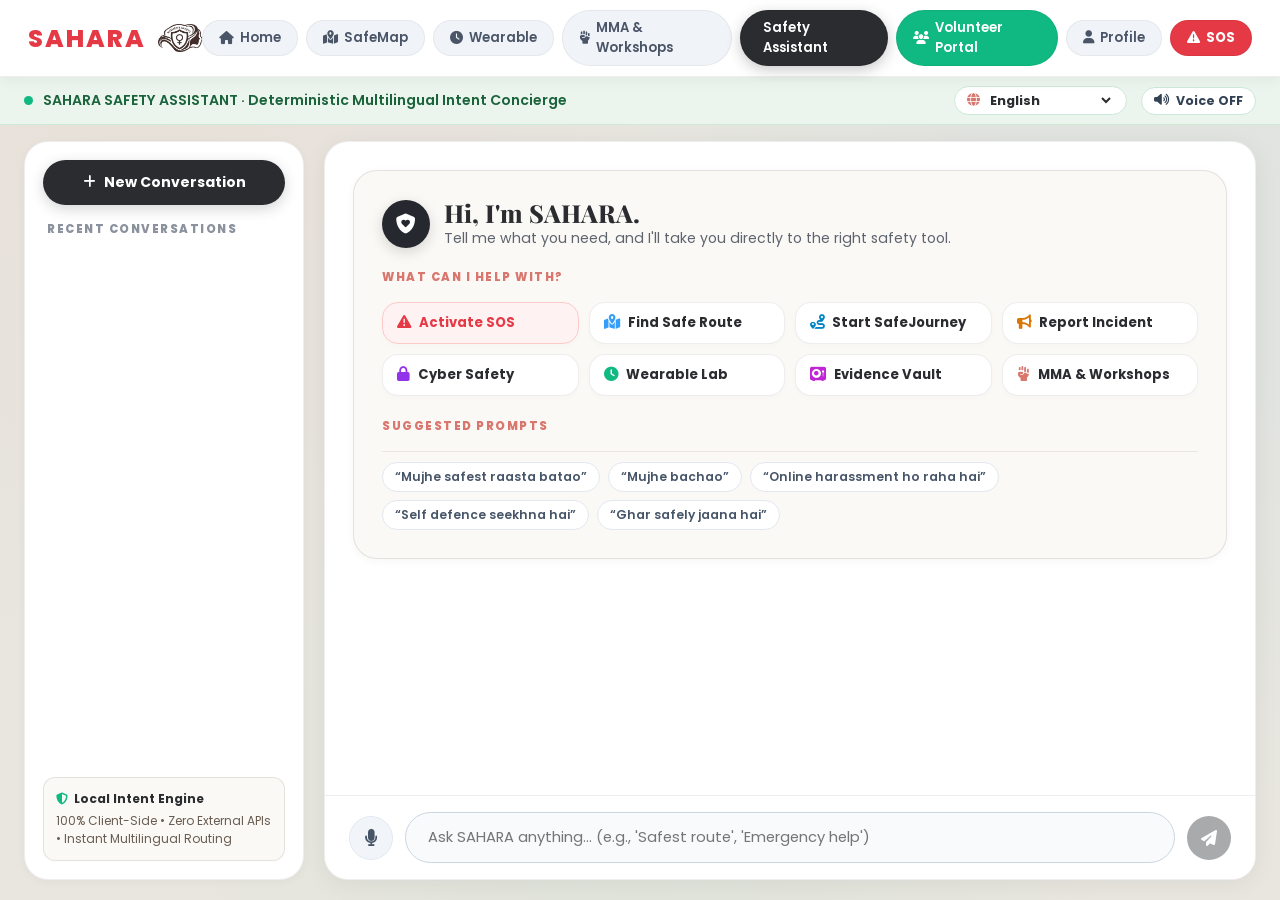
<file: chatbot.html>
<!DOCTYPE html>
<html lang="en">
<head>
  <meta charset="UTF-8" />
  <meta name="viewport" content="width=device-width, initial-scale=1.0" />
  <title>SAHARA — Safety Assistant</title>
  <link rel="shortcut icon" href="ambulance.png" type="image/x-icon" />

  <!-- Preconnect & Fonts Matching SAHARA Ecosystem -->
  <link rel="preconnect" href="https://fonts.googleapis.com" />
  <link rel="preconnect" href="https://fonts.gstatic.com" crossorigin />
  <link href="https://fonts.googleapis.com/css2?family=Cormorant+Garamond:ital,wght@0,600;0,700;1,600&family=JetBrains+Mono:wght@400;600;700&family=Playfair+Display:ital,wght@0,600;0,700;0,800;1,600&family=Poppins:wght@300;400;500;600;700;800&family=Syne:wght@600;700;800&display=swap" rel="stylesheet" />

  <!-- FontAwesome 6.5.2 -->
  <link rel="stylesheet" href="https://cdnjs.cloudflare.com/ajax/libs/font-awesome/6.5.2/css/all.min.css" />

  <style>
    /* ==========================================================================
       SAHARA DESIGN SYSTEM (MATCHING sos-emergency.html & mma.html)
       ========================================================================== */
    :root {
      --sahara-bg: #e8e6df;
      --sahara-card: #ffffff;
      --sahara-text: #2a2c30;
      --sahara-muted: #5e646e;
      --sahara-light-muted: #8b929d;

      --sahara-red: #e63946;
      --sahara-red-hover: #c1121f;
      --sahara-red-soft: #fef2f2;
      --sahara-red-border: #fecaca;

      --sahara-blue: #369ef9;
      --sahara-blue-hover: #2563eb;
      --sahara-blue-soft: #e7f3fe;
      --sahara-blue-border: #c4d7ff;

      --sahara-green: #10b981;
      --sahara-green-hover: #059669;
      --sahara-green-soft: #e8f5e9;
      --sahara-green-border: #c8e6c9;

      --sahara-amber: #d97706;
      --sahara-amber-soft: #fef3c7;

      --sahara-rose: #d9776f;
      --sahara-rose-soft: #fdf2f0;

      --sahara-border: rgba(42, 44, 48, 0.08);
      --sahara-border-strong: rgba(42, 44, 48, 0.15);
      --sahara-shadow-sm: 0 2px 10px rgba(0, 0, 0, 0.04);
      --sahara-shadow-md: 0 4px 25px rgba(0, 0, 0, 0.06);
      --sahara-shadow-lg: 0 14px 40px rgba(0, 0, 0, 0.09);

      --sahara-radius-sm: 10px;
      --sahara-radius-md: 16px;
      --sahara-radius-lg: 24px;
      --sahara-radius-pill: 9999px;

      --font-display: 'TAN Astoria', 'Playfair Display', 'Cormorant Garamond', 'Georgia', serif;
      --font-body: 'Poppins', sans-serif;
      --font-mono: 'JetBrains Mono', monospace;
    }

    * {
      margin: 0;
      padding: 0;
      box-sizing: border-box;
      font-family: var(--font-body);
    }

    body {
      background-color: var(--sahara-bg);
      color: var(--sahara-text);
      height: 100vh;
      display: flex;
      flex-direction: column;
      overflow: hidden;
      background-image:
        radial-gradient(circle at 12% 15%, rgba(217, 119, 111, 0.05) 0%, transparent 40%),
        radial-gradient(circle at 88% 30%, rgba(54, 158, 249, 0.05) 0%, transparent 45%),
        radial-gradient(circle at 50% 85%, rgba(16, 185, 129, 0.04) 0%, transparent 50%);
      background-attachment: fixed;
    }

    a {
      color: inherit;
      text-decoration: none;
    }

    button {
      font-family: var(--font-body);
      border: none;
      background: none;
      cursor: pointer;
    }

    /* ─── Top Brand Header (Matched to sos-emergency.html) ─── */
    .top-navbar-card {
      background: var(--sahara-card);
      box-shadow: 0 2px 15px rgba(0, 0, 0, 0.06);
      padding: 10px 28px;
      display: flex;
      justify-content: space-between;
      align-items: center;
      position: relative;
      z-index: 1000;
      border-bottom: 1px solid var(--sahara-border);
      flex-shrink: 0;
    }

    .brand-box {
      display: flex;
      align-items: center;
      gap: 12px;
      text-decoration: none;
    }

    .brand-letters {
      display: flex;
      font-weight: 800;
      font-size: 1.55rem;
      letter-spacing: 2px;
    }

    .brand-letters .red {
      color: var(--sahara-red);
    }

    .nav-pill-links {
      display: flex;
      align-items: center;
      gap: 8px;
      list-style: none;
    }

    .nav-pill-btn {
      display: flex;
      align-items: center;
      gap: 6px;
      padding: 7px 16px;
      border-radius: var(--sahara-radius-pill);
      background: #f0f4f8;
      color: #4a5568;
      font-size: 0.82rem;
      font-weight: 600;
      text-decoration: none;
      transition: all 0.25s ease;
      border: 1px solid rgba(0, 0, 0, 0.05);
    }

    .nav-pill-btn:hover {
      background: var(--sahara-blue);
      color: #ffffff;
      transform: translateY(-1px);
    }

    .nav-pill-btn.active {
      background: var(--sahara-text);
      color: #ffffff;
      box-shadow: 0 4px 14px rgba(42, 44, 48, 0.25);
    }

    .nav-pill-btn.primary-vol {
      background: var(--sahara-green);
      color: #ffffff;
    }

    .nav-pill-btn.primary-vol:hover {
      background: var(--sahara-green-hover);
      box-shadow: 0 4px 14px rgba(16, 185, 129, 0.35);
    }

    .nav-pill-btn.danger-sos {
      background: var(--sahara-red);
      color: #ffffff;
      font-weight: 700;
      animation: alertPulseBtn 2.4s infinite ease-in-out;
    }

    .nav-pill-btn.danger-sos:hover {
      background: var(--sahara-red-hover);
      box-shadow: 0 4px 16px rgba(230, 57, 70, 0.45);
    }

    @keyframes alertPulseBtn {
      0%, 100% { box-shadow: 0 0 0 0 rgba(230, 57, 70, 0.4); }
      50% { box-shadow: 0 0 0 6px rgba(230, 57, 70, 0); }
    }

    /* ─── Status / Concierge Banner Bar ─── */
    .assistant-status-bar {
      padding: 9px 24px;
      display: flex;
      align-items: center;
      justify-content: space-between;
      gap: 12px;
      font-size: 0.88rem;
      font-weight: 600;
      background: #ebf5ee;
      color: #1b633b;
      border-bottom: 1px solid #cce8d6;
      flex-shrink: 0;
    }

    .status-left {
      display: flex;
      align-items: center;
      gap: 10px;
    }

    .pulse-beacon {
      width: 9px;
      height: 9px;
      border-radius: 50%;
      background: var(--sahara-green);
      display: inline-block;
      animation: pulseDot 1.6s infinite;
      flex-shrink: 0;
    }

    @keyframes pulseDot {
      0%, 100% { transform: scale(1); opacity: 1; }
      50% { transform: scale(1.6); opacity: 0.35; }
    }

    /* Language Selector & Controls */
    .status-controls {
      display: flex;
      align-items: center;
      gap: 14px;
    }

    .lang-select-wrapper {
      display: flex;
      align-items: center;
      gap: 6px;
      background: #ffffff;
      padding: 4px 12px;
      border-radius: var(--sahara-radius-pill);
      border: 1px solid #cce8d6;
      font-size: 0.8rem;
      color: var(--sahara-text);
      font-weight: 700;
    }

    .lang-select-wrapper select {
      border: none;
      background: transparent;
      outline: none;
      font-size: 0.8rem;
      font-weight: 700;
      color: var(--sahara-text);
      cursor: pointer;
    }

    .voice-toggle-btn {
      display: flex;
      align-items: center;
      gap: 6px;
      background: #ffffff;
      padding: 4px 12px;
      border-radius: var(--sahara-radius-pill);
      border: 1px solid #cce8d6;
      font-size: 0.78rem;
      font-weight: 700;
      color: #334155;
      cursor: pointer;
      transition: all 0.2s ease;
    }

    .voice-toggle-btn.active {
      background: #1b633b;
      color: #ffffff;
      border-color: #1b633b;
    }

    /* ==========================================================================
       CHATBOT MAIN LAYOUT
       ========================================================================== */
    .chatbot-app-container {
      flex: 1;
      display: grid;
      grid-template-columns: 280px 1fr;
      max-width: 1400px;
      width: 100%;
      margin: 0 auto;
      padding: 16px 24px 20px;
      gap: 20px;
      min-height: 0; /* important for flex/grid scroll child */
    }

    /* ─── Left Sidebar (History & Prompts) ─── */
    .chat-sidebar {
      background: var(--sahara-card);
      border-radius: var(--sahara-radius-lg);
      border: 1px solid var(--sahara-border);
      box-shadow: var(--sahara-shadow-sm);
      display: flex;
      flex-direction: column;
      padding: 18px;
      gap: 16px;
      min-height: 0;
      overflow: hidden;
    }

    .new-chat-btn {
      width: 100%;
      padding: 12px 18px;
      border-radius: var(--sahara-radius-pill);
      background: var(--sahara-text);
      color: #ffffff;
      font-weight: 700;
      font-size: 0.88rem;
      display: flex;
      align-items: center;
      justify-content: center;
      gap: 8px;
      box-shadow: 0 4px 14px rgba(42, 44, 48, 0.2);
      transition: all 0.2s ease;
    }

    .new-chat-btn:hover {
      background: #18191c;
      transform: translateY(-1px);
    }

    .sidebar-section-title {
      font-size: 0.72rem;
      font-weight: 800;
      letter-spacing: 1.5px;
      text-transform: uppercase;
      color: var(--sahara-light-muted);
      padding: 0 4px;
    }

    .history-list {
      flex: 1;
      overflow-y: auto;
      display: flex;
      flex-direction: column;
      gap: 6px;
      padding-right: 4px;
    }

    .history-item {
      padding: 10px 14px;
      border-radius: 12px;
      background: #f8fafc;
      border: 1px solid #f1f5f9;
      font-size: 0.82rem;
      font-weight: 600;
      color: #475569;
      cursor: pointer;
      display: flex;
      align-items: center;
      gap: 10px;
      transition: all 0.2s ease;
      white-space: nowrap;
      overflow: hidden;
      text-overflow: ellipsis;
    }

    .history-item:hover {
      background: #e2e8f0;
      color: var(--sahara-text);
      border-color: #cbd5e1;
    }

    .history-item.active {
      background: var(--sahara-blue-soft);
      color: var(--sahara-blue-hover);
      border-color: var(--sahara-blue-border);
    }

    .history-item i {
      font-size: 0.85rem;
      color: var(--sahara-light-muted);
      flex-shrink: 0;
    }

    .history-empty {
      font-size: 0.8rem;
      color: var(--sahara-light-muted);
      padding: 12px;
      text-align: center;
      font-style: italic;
    }

    .sidebar-system-badge {
      background: #fbf9f6;
      border: 1px solid rgba(105, 93, 82, 0.15);
      border-radius: 12px;
      padding: 12px;
      font-size: 0.75rem;
      color: #695d52;
      display: flex;
      flex-direction: column;
      gap: 4px;
    }

    .sidebar-system-badge strong {
      display: flex;
      align-items: center;
      gap: 6px;
      color: var(--sahara-text);
    }

    /* ─── Main Chat Stage ─── */
    .chat-main-card {
      background: var(--sahara-card);
      border-radius: var(--sahara-radius-lg);
      border: 1px solid var(--sahara-border);
      box-shadow: var(--sahara-shadow-md);
      display: flex;
      flex-direction: column;
      min-height: 0;
      overflow: hidden;
      position: relative;
    }

    /* Chat Messages Container */
    .chat-messages-viewport {
      flex: 1;
      overflow-y: auto;
      padding: 28px;
      display: flex;
      flex-direction: column;
      gap: 20px;
      scroll-behavior: smooth;
    }

    /* Welcome / Concierge Hero Card */
    .chat-welcome-card {
      background: #fbf9f6;
      border-radius: var(--sahara-radius-lg);
      border: 1px solid rgba(105, 93, 82, 0.15);
      padding: 28px;
      display: flex;
      flex-direction: column;
      gap: 16px;
      box-shadow: var(--sahara-shadow-sm);
    }

    .welcome-header {
      display: flex;
      align-items: center;
      gap: 14px;
    }

    .sahara-avatar-large {
      width: 48px;
      height: 48px;
      border-radius: 50%;
      background: #25282e;
      color: #ffffff;
      display: flex;
      align-items: center;
      justify-content: center;
      font-size: 1.25rem;
      box-shadow: 0 4px 14px rgba(0, 0, 0, 0.15);
      flex-shrink: 0;
    }

    .welcome-title-box h2 {
      font-family: var(--font-display);
      font-size: 1.55rem;
      font-weight: 800;
      color: var(--sahara-text);
      line-height: 1.15;
    }

    .welcome-title-box p {
      font-size: 0.88rem;
      color: var(--sahara-muted);
    }

    .quick-actions-title {
      font-size: 0.72rem;
      font-weight: 800;
      letter-spacing: 1.5px;
      text-transform: uppercase;
      color: var(--sahara-rose);
      margin-top: 4px;
    }

    .quick-actions-grid {
      display: grid;
      grid-template-columns: repeat(auto-fill, minmax(160px, 1fr));
      gap: 10px;
    }

    .quick-chip {
      padding: 10px 14px;
      border-radius: var(--sahara-radius-md);
      background: #ffffff;
      border: 1px solid var(--sahara-border);
      font-size: 0.82rem;
      font-weight: 700;
      color: var(--sahara-text);
      display: flex;
      align-items: center;
      gap: 8px;
      cursor: pointer;
      transition: all 0.2s ease;
      box-shadow: 0 2px 6px rgba(0, 0, 0, 0.02);
    }

    .quick-chip:hover {
      background: #f8fafc;
      border-color: var(--sahara-text);
      transform: translateY(-2px);
      box-shadow: var(--sahara-shadow-sm);
    }

    .quick-chip.sos {
      background: #fef2f2;
      border-color: #fecaca;
      color: var(--sahara-red);
    }

    .quick-chip.sos:hover {
      background: var(--sahara-red);
      color: #ffffff;
    }

    .quick-chip i {
      font-size: 0.9rem;
    }

    .suggested-prompts-row {
      display: flex;
      flex-wrap: wrap;
      gap: 8px;
      padding-top: 10px;
      border-top: 1px solid rgba(105, 93, 82, 0.12);
    }

    .prompt-bubble {
      font-size: 0.76rem;
      font-weight: 600;
      color: #475569;
      background: #ffffff;
      border: 1px solid #e2e8f0;
      border-radius: var(--sahara-radius-pill);
      padding: 5px 12px;
      cursor: pointer;
      transition: all 0.2s ease;
    }

    .prompt-bubble:hover {
      background: var(--sahara-blue-soft);
      border-color: var(--sahara-blue-border);
      color: var(--sahara-blue-hover);
    }

    /* ─── Message Rows ─── */
    .message-row {
      display: flex;
      gap: 12px;
      max-width: 88%;
      animation: msgFadeIn 0.25s ease;
    }

    @keyframes msgFadeIn {
      from { opacity: 0; transform: translateY(8px); }
      to { opacity: 1; transform: translateY(0); }
    }

    .message-row.user {
      align-self: flex-end;
      flex-direction: row-reverse;
    }

    .message-row.assistant {
      align-self: flex-start;
    }

    .msg-avatar {
      width: 36px;
      height: 36px;
      border-radius: 50%;
      display: flex;
      align-items: center;
      justify-content: center;
      font-size: 0.85rem;
      flex-shrink: 0;
      margin-top: 2px;
    }

    .msg-avatar.assistant {
      background: #25282e;
      color: #ffffff;
    }

    .msg-avatar.user {
      background: var(--sahara-blue);
      color: #ffffff;
    }

    .msg-bubble-wrapper {
      display: flex;
      flex-direction: column;
      gap: 6px;
    }

    .msg-bubble {
      padding: 14px 18px;
      border-radius: 18px;
      font-size: 0.92rem;
      line-height: 1.55;
      box-shadow: var(--sahara-shadow-sm);
    }

    .message-row.user .msg-bubble {
      background: var(--sahara-text);
      color: #ffffff;
      border-bottom-right-radius: 4px;
    }

    .message-row.assistant .msg-bubble {
      background: #fbf9f6;
      color: var(--sahara-text);
      border: 1px solid rgba(105, 93, 82, 0.15);
      border-bottom-left-radius: 4px;
    }

    .msg-meta-row {
      display: flex;
      align-items: center;
      gap: 10px;
      font-size: 0.7rem;
      color: var(--sahara-light-muted);
      padding: 0 4px;
    }

    .message-row.user .msg-meta-row {
      justify-content: flex-end;
    }

    .speak-btn {
      color: var(--sahara-light-muted);
      font-size: 0.78rem;
      transition: color 0.2s;
    }

    .speak-btn:hover {
      color: var(--sahara-text);
    }

    /* ─── Action Cards (Rendered inside Assistant Response) ─── */
    .intent-action-card {
      background: #ffffff;
      border-radius: var(--sahara-radius-md);
      border: 1px solid var(--sahara-border);
      padding: 18px;
      margin-top: 10px;
      box-shadow: var(--sahara-shadow-sm);
      display: flex;
      flex-direction: column;
      gap: 10px;
      border-left: 4px solid var(--sahara-blue);
    }

    .intent-action-card.emergency {
      border-left-color: var(--sahara-red);
      background: #fffafa;
    }

    .action-card-header {
      display: flex;
      justify-content: space-between;
      align-items: center;
    }

    .action-badge {
      font-size: 0.72rem;
      font-weight: 800;
      letter-spacing: 1px;
      text-transform: uppercase;
      padding: 3px 10px;
      border-radius: var(--sahara-radius-pill);
      background: var(--sahara-blue-soft);
      color: var(--sahara-blue-hover);
    }

    .intent-action-card.emergency .action-badge {
      background: var(--sahara-red-soft);
      color: var(--sahara-red);
    }

    .action-card-title {
      font-family: var(--font-display);
      font-size: 1.15rem;
      font-weight: 800;
      color: var(--sahara-text);
    }

    .action-card-desc {
      font-size: 0.82rem;
      color: var(--sahara-muted);
      line-height: 1.45;
    }

    .action-card-btn-row {
      display: flex;
      gap: 8px;
      flex-wrap: wrap;
      margin-top: 4px;
    }

    .action-route-btn {
      padding: 9px 18px;
      border-radius: var(--sahara-radius-pill);
      background: var(--sahara-text);
      color: #ffffff;
      font-weight: 700;
      font-size: 0.82rem;
      display: inline-flex;
      align-items: center;
      gap: 8px;
      transition: all 0.2s ease;
    }

    .action-route-btn:hover {
      background: #18191c;
      transform: translateY(-1px);
    }

    .action-route-btn.emergency {
      background: var(--sahara-red);
      box-shadow: 0 4px 14px rgba(230, 57, 70, 0.35);
    }

    .action-route-btn.emergency:hover {
      background: var(--sahara-red-hover);
    }

    .action-route-btn.secondary {
      background: #f1f5f9;
      color: var(--sahara-text);
      border: 1px solid #e2e8f0;
    }

    .action-route-btn.secondary:hover {
      background: #e2e8f0;
    }

    /* ─── Typing / Analyzing Indicator ─── */
    .typing-indicator {
      display: none;
      align-self: flex-start;
      background: #fbf9f6;
      border: 1px solid rgba(105, 93, 82, 0.15);
      border-radius: var(--sahara-radius-pill);
      padding: 8px 18px;
      font-size: 0.8rem;
      color: var(--sahara-muted);
      align-items: center;
      gap: 8px;
    }

    .typing-indicator.active {
      display: flex;
    }

    .typing-dots {
      display: flex;
      gap: 4px;
    }

    .typing-dot {
      width: 6px;
      height: 6px;
      border-radius: 50%;
      background: var(--sahara-light-muted);
      animation: typingBounce 1.2s infinite ease-in-out;
    }

    .typing-dot:nth-child(2) { animation-delay: 0.2s; }
    .typing-dot:nth-child(3) { animation-delay: 0.4s; }

    @keyframes typingBounce {
      0%, 80%, 100% { transform: translateY(0); }
      40% { transform: translateY(-5px); }
    }

    /* ─── Bottom Chat Input Area ─── */
    .chat-input-wrapper {
      padding: 16px 24px;
      background: var(--sahara-card);
      border-top: 1px solid var(--sahara-border);
      display: flex;
      align-items: center;
      gap: 12px;
      flex-shrink: 0;
    }

    .chat-mic-btn {
      width: 44px;
      height: 44px;
      border-radius: 50%;
      background: #f1f5f9;
      border: 1px solid #e2e8f0;
      color: #475569;
      display: flex;
      align-items: center;
      justify-content: center;
      font-size: 1.1rem;
      transition: all 0.2s ease;
      flex-shrink: 0;
    }

    .chat-mic-btn:hover {
      background: #e2e8f0;
      color: var(--sahara-text);
    }

    .chat-mic-btn.listening {
      background: #fee2e2;
      border-color: #fecaca;
      color: var(--sahara-red);
      animation: pulseMic 1.2s infinite;
    }

    @keyframes pulseMic {
      0%, 100% { transform: scale(1); box-shadow: 0 0 0 0 rgba(230, 57, 70, 0.4); }
      50% { transform: scale(1.08); box-shadow: 0 0 0 8px rgba(230, 57, 70, 0); }
    }

    .chat-input-box {
      flex: 1;
      display: flex;
      align-items: center;
      background: #f8fafc;
      border: 1px solid #cbd5e1;
      border-radius: var(--sahara-radius-pill);
      padding: 6px 18px;
      transition: all 0.2s ease;
    }

    .chat-input-box:focus-within {
      border-color: var(--sahara-text);
      background: #ffffff;
      box-shadow: 0 0 0 3px rgba(42, 44, 48, 0.06);
    }

    .chat-input-box input {
      flex: 1;
      border: none;
      background: transparent;
      outline: none;
      font-size: 0.92rem;
      color: var(--sahara-text);
      padding: 8px 4px;
    }

    .input-clear-btn {
      color: var(--sahara-light-muted);
      font-size: 0.9rem;
      padding: 4px;
      display: none;
    }

    .input-clear-btn:hover {
      color: var(--sahara-text);
    }

    .chat-send-btn {
      width: 44px;
      height: 44px;
      border-radius: 50%;
      background: var(--sahara-text);
      color: #ffffff;
      display: flex;
      align-items: center;
      justify-content: center;
      font-size: 1rem;
      transition: all 0.2s ease;
      flex-shrink: 0;
      box-shadow: 0 4px 12px rgba(42, 44, 48, 0.2);
    }

    .chat-send-btn:hover:not(:disabled) {
      background: #18191c;
      transform: translateY(-1px);
    }

    .chat-send-btn:disabled {
      opacity: 0.4;
      cursor: not-allowed;
      box-shadow: none;
    }

    /* ─── New Chat Modal ─── */
    .modal-backdrop {
      display: none;
      position: fixed;
      inset: 0;
      background: rgba(30, 34, 42, 0.5);
      z-index: 2000;
      align-items: center;
      justify-content: center;
      backdrop-filter: blur(4px);
      padding: 20px;
    }

    .modal-backdrop.active {
      display: flex;
      animation: modalFadeIn 0.2s ease;
    }

    .modal-dialog {
      background: #ffffff;
      border-radius: var(--sahara-radius-lg);
      padding: 28px;
      max-width: 420px;
      width: 100%;
      text-align: center;
      box-shadow: 0 20px 50px rgba(0, 0, 0, 0.2);
      border: 1px solid var(--sahara-border);
      display: flex;
      flex-direction: column;
      gap: 16px;
    }

    .modal-dialog h3 {
      font-family: var(--font-display);
      font-size: 1.3rem;
      color: var(--sahara-text);
    }

    .modal-dialog p {
      font-size: 0.88rem;
      color: var(--sahara-muted);
      line-height: 1.5;
    }

    .modal-btn-row {
      display: flex;
      gap: 10px;
      margin-top: 6px;
    }

    .modal-btn {
      flex: 1;
      padding: 11px;
      border-radius: var(--sahara-radius-pill);
      font-size: 0.85rem;
      font-weight: 700;
      cursor: pointer;
    }

    .modal-btn.cancel {
      background: #f1f5f9;
      color: #475569;
    }

    .modal-btn.confirm {
      background: var(--sahara-text);
      color: #ffffff;
    }

    /* ─── Floating Toast Notification ─── */
    .mma-toast {
      position: fixed;
      bottom: 24px;
      left: 50%;
      transform: translate(-50%, 40px);
      background: #1e293b;
      color: #ffffff;
      padding: 10px 20px;
      border-radius: var(--sahara-radius-pill);
      font-size: 0.85rem;
      font-weight: 600;
      box-shadow: 0 10px 30px rgba(0, 0, 0, 0.2);
      display: flex;
      align-items: center;
      gap: 10px;
      opacity: 0;
      pointer-events: none;
      transition: all 0.3s cubic-bezier(0.16, 1, 0.3, 1);
      z-index: 3000;
    }

    .mma-toast.show {
      opacity: 1;
      transform: translate(-50%, 0);
      pointer-events: auto;
    }

    /* ==========================================================================
       RESPONSIVE DESIGN
       ========================================================================== */
    @media (max-width: 960px) {
      .chatbot-app-container {
        grid-template-columns: 1fr;
        padding: 12px 16px;
      }
      .chat-sidebar {
        display: none;
      }
      .chat-sidebar.mobile-open {
        display: flex;
        position: fixed;
        inset: 60px 16px 16px;
        z-index: 1500;
        box-shadow: 0 20px 50px rgba(0, 0, 0, 0.25);
      }
      .quick-actions-grid {
        grid-template-columns: 1fr 1fr;
      }
    }

    @media (max-width: 640px) {
      .top-navbar-card {
        padding: 10px 16px;
      }
      .nav-pill-links {
        display: none;
      }
      .assistant-status-bar {
        padding: 8px 16px;
        flex-direction: column;
        align-items: flex-start;
        gap: 6px;
      }
      .chat-messages-viewport {
        padding: 16px;
      }
      .message-row {
        max-width: 96%;
      }
      .quick-actions-grid {
        grid-template-columns: 1fr;
      }
    }
  </style>
</head>
<body>

  <!-- Top Navbar Matching sos-emergency.html & mma.html -->
  <header class="top-navbar-card">
    <a href="index.html" class="brand-box" aria-label="SAHARA Home">
      <div class="brand-letters">
        <span class="red">S</span>
        <span class="red">A</span>
        <span class="red">H</span>
        <span class="red">A</span>
        <span class="red">R</span>
        <span class="red">A</span>
      </div>
      <img src="images/logo2-w.webp" alt="SAHARA Logo" style="width: 44px; height: auto;" />
    </a>

    <ul class="nav-pill-links">
      <li><a href="index.html" class="nav-pill-btn"><i class="fa-solid fa-house"></i> Home</a></li>
      <li><a href="map.html" class="nav-pill-btn"><i class="fa-solid fa-map-location-dot"></i> SafeMap</a></li>
      <li><a href="wearable.html" class="nav-pill-btn"><i class="fa-solid fa-clock"></i> Wearable</a></li>
      <li><a href="mma.html" class="nav-pill-btn"><i class="fa-solid fa-hand-fist"></i> MMA & Workshops</a></li>
      <li><a href="chatbot.html" class="nav-pill-btn active"><i class="fa-solid fa-sparkles"></i> Safety Assistant</a></li>
      <li><a href="volunteer-portal.html" target="_blank" class="nav-pill-btn primary-vol"><i class="fa-solid fa-users"></i> Volunteer Portal</a></li>
      <li><a href="profile.html" class="nav-pill-btn"><i class="fa-solid fa-user"></i> Profile</a></li>
      <li><a href="sos-emergency.html" class="nav-pill-btn danger-sos"><i class="fa-solid fa-triangle-exclamation"></i> SOS</a></li>
    </ul>
  </header>

  <!-- Readiness & Language Bar -->
  <div class="assistant-status-bar">
    <div class="status-left">
      <span class="pulse-beacon"></span>
      <span id="statusBarText">SAHARA SAFETY ASSISTANT · Deterministic Multilingual Intent Concierge</span>
    </div>

    <div class="status-controls">
      <div class="lang-select-wrapper">
        <i class="fa-solid fa-globe" style="color: var(--sahara-rose);"></i>
        <select id="languageSelect" aria-label="Select Language">
          <option value="en">English</option>
          <option value="hi">हिन्दी (Hindi)</option>
          <option value="pa">ਪੰਜਾਬੀ (Punjabi)</option>
          <option value="mr">मराठी (Marathi)</option>
        </select>
      </div>

      <button class="voice-toggle-btn" id="voiceToggleBtn" title="Toggle voice narration">
        <i class="fa-solid fa-volume-high"></i> <span id="voiceToggleText">Voice OFF</span>
      </button>
    </div>
  </div>

  <!-- Main Chatbot Application Layout -->
  <main class="chatbot-app-container">
    
    <!-- Left Sidebar: Recent History & System Details -->
    <aside class="chat-sidebar" id="chatSidebar">
      <button class="new-chat-btn" id="newChatBtn">
        <i class="fa-solid fa-plus"></i> <span id="newChatBtnText">New Conversation</span>
      </button>

      <div class="sidebar-section-title" id="recentChatsTitle">RECENT CONVERSATIONS</div>
      <div class="history-list" id="historyList">
        <!-- Injected via JS -->
      </div>

      <div class="sidebar-system-badge">
        <strong><i class="fa-solid fa-shield-halved" style="color: var(--sahara-green);"></i> Local Intent Engine</strong>
        <span>100% Client-Side • Zero External APIs • Instant Multilingual Routing</span>
      </div>
    </aside>

    <!-- Main Chat Window -->
    <section class="chat-main-card">
      <div class="chat-messages-viewport" id="chatViewport">
        <!-- Welcome Screen & Quick Action Chips -->
        <div class="chat-welcome-card" id="welcomeCard">
          <div class="welcome-header">
            <div class="sahara-avatar-large">
              <i class="fa-solid fa-shield-heart"></i>
            </div>
            <div class="welcome-title-box">
              <h2 id="welcomeGreeting">Hi, I'm SAHARA.</h2>
              <p id="welcomeSubtitle">Tell me what you need, and I'll take you directly to the right safety tool.</p>
            </div>
          </div>

          <div class="quick-actions-title" id="quickActionsTitle">WHAT CAN I HELP WITH?</div>
          
          <div class="quick-actions-grid" id="quickActionsGrid">
            <button class="quick-chip sos" data-intent="EMERGENCY_SOS">
              <i class="fa-solid fa-triangle-exclamation"></i> <span class="chip-label">Activate SOS</span>
            </button>
            <button class="quick-chip" data-intent="SAFE_MAP">
              <i class="fa-solid fa-map-location-dot" style="color: var(--sahara-blue);"></i> <span class="chip-label">Find Safe Route</span>
            </button>
            <button class="quick-chip" data-intent="SAFE_JOURNEY">
              <i class="fa-solid fa-route" style="color: #0284c7;"></i> <span class="chip-label">Start SafeJourney</span>
            </button>
            <button class="quick-chip" data-intent="COMMUNITY">
              <i class="fa-solid fa-bullhorn" style="color: var(--sahara-amber);"></i> <span class="chip-label">Report Incident</span>
            </button>
            <button class="quick-chip" data-intent="CYBER_SAFETY">
              <i class="fa-solid fa-lock" style="color: #9333ea;"></i> <span class="chip-label">Cyber Safety</span>
            </button>
            <button class="quick-chip" data-intent="WEARABLE">
              <i class="fa-solid fa-clock" style="color: var(--sahara-green);"></i> <span class="chip-label">Wearable Lab</span>
            </button>
            <button class="quick-chip" data-intent="EVIDENCE_VAULT">
              <i class="fa-solid fa-vault" style="color: #c026d3;"></i> <span class="chip-label">Evidence Vault</span>
            </button>
            <button class="quick-chip" data-intent="MMA_WORKSHOPS">
              <i class="fa-solid fa-hand-fist" style="color: var(--sahara-rose);"></i> <span class="chip-label">MMA & Workshops</span>
            </button>
          </div>

          <div class="quick-actions-title" id="suggestedPromptsTitle" style="margin-top: 6px;">SUGGESTED PROMPTS</div>
          <div class="suggested-prompts-row" id="suggestedPromptsRow">
            <span class="prompt-bubble" data-prompt="Mujhe safest raasta batao">“Mujhe safest raasta batao”</span>
            <span class="prompt-bubble" data-prompt="Mujhe bachao, emergency hai">“Mujhe bachao”</span>
            <span class="prompt-bubble" data-prompt="Online harassment ho raha hai">“Online harassment ho raha hai”</span>
            <span class="prompt-bubble" data-prompt="Self defence seekhna hai">“Self defence seekhna hai”</span>
            <span class="prompt-bubble" data-prompt="Ghar safely jaana hai">“Ghar safely jaana hai”</span>
          </div>
        </div>

        <!-- Chat Messages Injected Here -->
        <div id="messagesContainer" style="display: flex; flex-direction: column; gap: 18px;"></div>

        <!-- Typing Indicator -->
        <div class="typing-indicator" id="typingIndicator">
          <div class="typing-dots">
            <span class="typing-dot"></span>
            <span class="typing-dot"></span>
            <span class="typing-dot"></span>
          </div>
          <span id="typingIndicatorText">SAHARA is checking safety tools…</span>
        </div>
      </div>

      <!-- Bottom Chat Input Bar -->
      <div class="chat-input-wrapper">
        <button class="chat-mic-btn" id="micBtn" title="Click to speak in selected language" aria-label="Voice input">
          <i class="fa-solid fa-microphone"></i>
        </button>

        <div class="chat-input-box">
          <input type="text" id="chatInput" placeholder="Ask SAHARA anything… (e.g., 'Safest route dikhao', 'Emergency help')" autocomplete="off" />
          <button class="input-clear-btn" id="inputClearBtn" title="Clear text"><i class="fa-solid fa-xmark"></i></button>
        </div>

        <button class="chat-send-btn" id="sendBtn" title="Send message" disabled>
          <i class="fa-solid fa-paper-plane"></i>
        </button>
      </div>
    </section>

  </main>

  <!-- New Chat Confirmation Modal -->
  <div class="modal-backdrop" id="newChatModal" role="dialog" aria-modal="true">
    <div class="modal-dialog">
      <i class="fa-solid fa-rotate-left" style="font-size: 2.2rem; color: var(--sahara-rose);"></i>
      <h3 id="newChatModalTitle">Start New Conversation?</h3>
      <p id="newChatModalDesc">This will archive your active session and reset the assistant view.</p>
      <div class="modal-btn-row">
        <button class="modal-btn cancel" id="cancelNewChatBtn">Cancel</button>
        <button class="modal-btn confirm" id="confirmNewChatBtn">Start New Chat</button>
      </div>
    </div>
  </div>

  <!-- Toast Notification -->
  <div class="mma-toast" id="saharaToast">
    <i class="fa-solid fa-circle-check" style="color: #4ade80;"></i>
    <span id="toastMessage">Action recorded</span>
  </div>

  <!-- ==========================================================================
       CENTRALIZED DETERMINISTIC MULTILINGUAL INTENT ROUTING ENGINE
       ========================================================================== -->
  <script>
    /**
     * SAHARA LOCAL INTENT-ROUTING ENGINE
     * 100% Client-Side • Zero External APIs • Multilingual • Deterministic
     */
    const SAHARA_ACTION_REGISTRY = {
      ACTIVATE_SOS: {
        id: "ACTIVATE_SOS",
        label: "ACTIVATE EMERGENCY SOS",
        route: "sos-emergency.html",
        badge: "IMMEDIATE ASSISTANCE",
        isEmergency: true,
        icon: "fa-solid fa-triangle-exclamation",
        desc: "Connect directly to live emergency dispatch, nearby responders & siren triggers."
      },
      OPEN_SAFE_MAP: {
        id: "OPEN_SAFE_MAP",
        label: "OPEN SAFEMAP",
        route: "map.html",
        badge: "SAFETY NAVIGATION",
        icon: "fa-solid fa-map-location-dot",
        desc: "Explore safety-aware routes, lit streets, verified safe zones & hazard markers."
      },
      OPEN_SAFE_JOURNEY: {
        id: "OPEN_SAFE_JOURNEY",
        label: "START SAFEJOURNEY",
        route: "ambtracker.html",
        badge: "LIVE TRIP MONITORING",
        icon: "fa-solid fa-route",
        desc: "Share your live trip progress, set check-in alarms, and monitor travel telemetry."
      },
      OPEN_COMMUNITY: {
        id: "OPEN_COMMUNITY",
        label: "OPEN COMMUNITY REPORTS",
        route: "Feedback.html",
        badge: "COMMUNITY INTELLIGENCE",
        icon: "fa-solid fa-bullhorn",
        desc: "Report broken streetlights, suspicious incidents, or dark transit hubs."
      },
      OPEN_CYBER_SAFETY: {
        id: "OPEN_CYBER_SAFETY",
        label: "OPEN CYBER SAFETY",
        route: "privacy.html",
        badge: "DIGITAL PRIVACY",
        icon: "fa-solid fa-lock",
        desc: "Assess online harassment, stalkerware, phishing alerts, and digital shielding."
      },
      OPEN_WEARABLE: {
        id: "OPEN_WEARABLE",
        label: "OPEN WEARABLE LAB",
        route: "wearable.html",
        badge: "BIOMETRIC INTELLIGENCE",
        icon: "fa-solid fa-clock",
        desc: "Simulate smart wearable sensors, heart rate spikes, and fall detection triggers."
      },
      OPEN_EVIDENCE_VAULT: {
        id: "OPEN_EVIDENCE_VAULT",
        label: "OPEN EVIDENCE VAULT",
        route: "manage.html",
        badge: "SECURE PROOF VAULT",
        icon: "fa-solid fa-vault",
        desc: "Store encrypted screenshots, recordings, and incident logs securely."
      },
      OPEN_MMA_WORKSHOPS: {
        id: "OPEN_MMA_WORKSHOPS",
        label: "OPEN MMA & WORKSHOPS",
        route: "mma.html",
        badge: "PRACTICAL SELF-DEFENSE",
        icon: "fa-solid fa-hand-fist",
        desc: "Attend structured women's self-defense workshops and practical safety masterclasses."
      },
      OPEN_DAILY_MMA: {
        id: "OPEN_DAILY_MMA",
        label: "START TODAY'S PRACTICE",
        route: "mma.html",
        badge: "DAILY MICRO-HABIT",
        icon: "fa-solid fa-bolt",
        desc: "Complete your 10-minute mental and situational awareness micro-exercise."
      },
      OPEN_PROFILE: {
        id: "OPEN_PROFILE",
        label: "OPEN PROFILE SETTINGS",
        route: "profile.html",
        badge: "ACCOUNT & CONTACTS",
        icon: "fa-solid fa-user",
        desc: "Manage trusted guardian contacts, medical ID, and emergency SOS preferences."
      },
      OPEN_VOLUNTEER: {
        id: "OPEN_VOLUNTEER",
        label: "OPEN VOLUNTEER PORTAL",
        route: "volunteer-portal.html",
        badge: "COMMUNITY DEFENDER",
        icon: "fa-solid fa-users",
        desc: "Sign up or manage responder dashboard to assist women in your local neighborhood."
      },
      OPEN_HOME: {
        id: "OPEN_HOME",
        label: "GO TO HOMEPAGE",
        route: "index.html",
        badge: "SAHARA DASHBOARD",
        icon: "fa-solid fa-house",
        desc: "Return to the main SAHARA central hub."
      }
    };

    /**
     * CENTRALIZED MULTILINGUAL INTENT REGISTRY
     */
    const SAHARA_INTENTS = {
      EMERGENCY_SOS: {
        id: "EMERGENCY_SOS",
        priority: 100,
        primaryAction: "ACTIVATE_SOS",
        exactPhrases: [
          "help me", "save me", "i need help", "i am in danger", "im in danger", "i'm in danger",
          "someone is following me", "someone is stalking me", "someone is threatening me",
          "call for help", "send help", "activate sos", "start sos", "trigger sos", "i need rescue",
          "emergency", "urgent help", "danger",
          // Hindi / Hinglish
          "mujhe bachao", "bachao", "bachaoo", "mujhe help chahiye", "mujhe madad chahiye", "madad karo",
          "emergency hai", "main unsafe hoon", "main khatre mein hoon", "khatra hai",
          "koi mera peecha kar raha hai", "koi peecha kar raha hai", "koi mujhe threaten kar raha hai",
          "sos chalao", "emergency activate karo", "mujhe rescue chahiye", "madad chahiye",
          // Hindi Devanagari
          "मुझे बचाओ", "मुझे मदद चाहिए", "मैं खतरे में हूँ", "कोई मेरा पीछा कर रहा है", "मुझे तुरंत मदद चाहिए",
          "इमरजेंसी", "खतरा है", "मदद करो",
          // Punjabi
          "ਮੈਨੂੰ ਬਚਾਓ", "ਮੈਨੂੰ ਮਦਦ ਚਾਹੀਦੀ ਹੈ", "ਮੈਂ ਖਤਰੇ ਵਿੱਚ ਹਾਂ", "ਕੋਈ ਮੇਰਾ ਪਿੱਛਾ ਕਰ ਰਿਹਾ ਹੈ", "ਮੈਨੂੰ ਤੁਰੰਤ ਮਦਦ ਚਾਹੀਦੀ ਹੈ",
          "ਬਚਾਓ", "ਮਦਦ ਕਰੋ",
          // Marathi
          "मला वाचवा", "मला मदत हवी आहे", "मी धोक्यात आहे", "कोणी माझा पाठलाग करत आहे", "मला तात्काळ मदत हवी आहे",
          "वाचवा", "मदत करा"
        ],
        keywords: [
          "sos", "emergency", "danger", "khatra", "bachao", "madad", "following", "stalker",
          "peecha", "threat", "rescue", "attack", "unsafe", "threaten", "threatening", "distress",
          "ਬਚਾਓ", "ਮਦਦ", "ਖਤਰਾ", "ਪਿੱਛਾ", "वाचवा", "मदत", "धोका", "पाठलाग", "खतरे"
        ]
      },

      SAFE_MAP: {
        id: "SAFE_MAP",
        priority: 70,
        primaryAction: "OPEN_SAFE_MAP",
        exactPhrases: [
          "show me the safest route", "find safe route", "safest route", "safe route", "safe map",
          "which route is safer", "is this area safe", "nearby safe places", "show safe areas",
          // Hinglish
          "mujhe safest raasta batao", "safest route dikhao", "safe rasta chahiye", "safe raasta chahiye",
          "kaunsa raasta safe hai", "map kholo", "safemap kholo", "mere aas paas safe jagah",
          "is area mein safety kaisi hai", "safety score dikhao", "sabse safe rasta", "safest rasta",
          // Hindi
          "मुझे सबसे सुरक्षित रास्ता बताओ", "सुरक्षित रास्ता दिखाओ", "यह इलाका कितना सुरक्षित है", "सेफ मैप खोलो",
          // Punjabi
          "ਮੈਨੂੰ ਸਭ ਤੋਂ ਸੁਰੱਖਿਅਤ ਰਸਤਾ ਦੱਸੋ", "ਸੁਰੱਖਿਅਤ ਰਸਤਾ ਦਿਖਾਓ", "ਇਹ ਇਲਾਕਾ ਕਿੰਨਾ ਸੁਰੱਖਿਅਤ ਹੈ", "ਸੇਫ ਮੈਪ",
          // Marathi
          "मला सर्वात सुरक्षित मार्ग दाखवा", "सुरक्षित रस्ता दाखवा", "हा परिसर किती सुरक्षित आहे", "सेफ मॅप"
        ],
        keywords: [
          "map", "route", "safemap", "raasta", "rasta", "road", "area", "navigation", "direction",
          "surakshit", "score", "lights", "सुरक्षित", "रास्ता", "मार्ग", "ਰਸਤਾ", "ਨਕਸ਼ਾ", "रस्ता"
        ]
      },

      SAFE_JOURNEY: {
        id: "SAFE_JOURNEY",
        priority: 70,
        primaryAction: "OPEN_SAFE_JOURNEY",
        exactPhrases: [
          "i want to go home safely", "track my journey", "start safe journey", "journey tracking",
          "travel safety", "track my route", "i am travelling", "start journey", "monitor my trip",
          // Hinglish
          "mujhe ghar jaana hai", "ghar safely jaana hai", "safe journey start karo", "journey start karni hai",
          "trip start karo", "journey kholo", "meri journey monitor karo", "ghar tak safely jaana hai",
          "raat ko ghar jaana hai", "safely ghar pahunchao",
          // Hindi
          "मुझे घर जाना है", "सुरक्षित यात्रा शुरू करो", "मेरी यात्रा ट्रैक करो", "घर सुरक्षित जाना है",
          // Punjabi
          "ਮੈਨੂੰ ਘਰ ਸੁਰੱਖਿਅਤ ਜਾਣਾ ਹੈ", "ਸੇਫ ਜਰਨੀ ਸ਼ੁਰੂ ਕਰੋ", "ਮੇਰੀ ਯਾਤਰਾ ਟਰੈਕ ਕਰੋ", "ਘਰ ਜਾਣਾ ਹੈ",
          // Marathi
          "मला घरी सुरक्षित जायचे आहे", "सुरक्षित प्रवास सुरू करा", "माझा प्रवास ट्रॅक करा", "घरी जायचे आहे"
        ],
        keywords: [
          "journey", "trip", "travel", "travelling", "ghar", "home", "destination", "tracking", "track",
          "monitor", "commute", "यात्रा", "प्रवास", "ਜਰਨੀ", "ਟਰੈਕ", "घर", "ਘਰ", "घरी"
        ]
      },

      COMMUNITY: {
        id: "COMMUNITY",
        priority: 60,
        primaryAction: "OPEN_COMMUNITY",
        exactPhrases: [
          "report an incident", "something suspicious happened", "community alerts", "broken streetlight",
          "cctv missing", "report safety hazard", "unsafe area report",
          // Hinglish
          "incident report karna hai", "report karni hai", "kuch suspicious dekha", "suspicious activity report",
          "community kholo", "community reports", "nearby incidents", "road light kharab hai",
          "streetlight broken hai", "cctv nahi hai", "community alert",
          // Hindi
          "घटना की रिपोर्ट करनी है", "कुछ संदिग्ध देखा", "स्ट्रीट लाइट खराब है", "सीसीटीवी नहीं है",
          // Punjabi
          "ਘਟਨਾ ਦੀ ਰਿਪੋਰਟ ਕਰਨੀ ਹੈ", "ਕੁਝ ਸ਼ੱਕੀ ਦੇਖਿਆ", "ਸਟ੍ਰੀਟ ਲਾਈਟ ਖਰਾਬ ਹੈ",
          // Marathi
          "घटनेची तक्रार करायची आहे", "काहीतरी संशयास्पद पाहिले", "स्ट्रीट लाईट खराब आहे"
        ],
        keywords: [
          "community", "report", "incident", "suspicious", "hazard", "streetlight", "light", "cctv",
          "complaint", "alert", "kharaab", "तक्रार", "ਰਿਪੋਰਟ", "रिपोर्ट", "ਸੰਦਿਗਧ", "संदिग्ध"
        ]
      },

      CYBER_SAFETY: {
        id: "CYBER_SAFETY",
        priority: 65,
        primaryAction: "OPEN_CYBER_SAFETY",
        exactPhrases: [
          "someone is harassing me online", "online harassment", "cyber stalking", "someone is stalking me online",
          "phishing message", "scam message", "fake account", "someone impersonated me", "online blackmail",
          "cyber complaint", "threatening messages", "instagram harassment", "cyber safety",
          // Hinglish
          "online harassment ho raha hai", "koi mujhe online threaten kar raha hai", "phishing message aaya",
          "scam message aaya", "fake account banaya", "online blackmail ho raha hai", "cyber safety kholo",
          "digital safety", "online fraud", "threatening messages aa rahe hain",
          // Hindi
          "ऑनलाइन कोई मुझे परेशान कर रहा है", "मुझे ऑनलाइन धमकी मिल रही है", "फर्जी अकाउंट है", "ऑनलाइन धोखा हुआ है",
          // Punjabi
          "ਆਨਲਾਈਨ ਕੋਈ ਮੈਨੂੰ ਪਰੇਸ਼ਾਨ ਕਰ ਰਿਹਾ ਹੈ", "ਮੈਨੂੰ ਆਨਲਾਈਨ ਧਮਕੀ ਮਿਲ ਰਹੀ ਹੈ", "ਫਰਜ਼ੀ ਅਕਾਊਂਟ ਹੈ",
          // Marathi
          "ऑनलाइन कोणी मला त्रास देत आहे", "मला ऑनलाइन धमकी मिळत आहे", "फेक अकाउंट आहे"
        ],
        keywords: [
          "cyber", "online", "harassment", "stalking", "phishing", "scam", "fraud", "blackmail",
          "impersonation", "fake", "hacked", "instagram", "whatsapp", "threat", "धमकी", "ਧਮਕੀ", "परेशान", "त्रास"
        ]
      },

      WEARABLE: {
        id: "WEARABLE",
        priority: 60,
        primaryAction: "OPEN_WEARABLE",
        exactPhrases: [
          "check wearable", "open wearable", "wearable simulation", "heart rate check", "fall simulation",
          "wearable status", "smart watch", "sensor telemetry",
          // Hinglish
          "wearable kholo", "watch check karo", "mera wearable", "wearable status", "stress simulation",
          "watch simulation", "wearable lab", "sensor status",
          // Hindi
          "वियरेबल खोलो", "वॉच चेक करो", "वियरेबल की स्थिति बताओ",
          // Punjabi
          "ਵੇਅਰੇਬਲ ਖੋਲ੍ਹੋ", "ਵਾਚ ਚੈੱਕ ਕਰੋ", "ਸੈਂਸਰ ਸਟੇਟਸ ਦਿਖਾਓ",
          // Marathi
          "वेअरेबल उघडा", "वॉच तपासा", "सेन्सर स्टेटस दाखवा"
        ],
        keywords: [
          "wearable", "watch", "sensor", "heartrate", "heart", "pulse", "stress", "fall", "telemetry",
          "smartwatch", "वॉच", "ਵੇਅਰੇਬਲ", "वेअरेबल", "घड़ी"
        ]
      },

      EVIDENCE_VAULT: {
        id: "EVIDENCE_VAULT",
        priority: 65,
        primaryAction: "OPEN_EVIDENCE_VAULT",
        exactPhrases: [
          "save evidence", "save screenshot", "open evidence vault", "my evidence files", "evidence store",
          "document save", "cyber evidence", "save proof",
          // Hinglish
          "evidence save karna hai", "screenshot save karna hai", "evidence vault kholo", "meri evidence files",
          "proof save karo", "mere screenshots kaha hain", "evidence kholo", "saboot save karna hai",
          // Hindi
          "सबूत सेव करना है", "स्क्रीनशॉट सेव करना है", "एविडेंस वॉल्ट खोलो",
          // Punjabi
          "ਸਬੂਤ ਸੇਵ ਕਰਨਾ ਹੈ", "ਸਕ੍ਰੀਨਸ਼ਾਟ ਸੇਵ ਕਰਨਾ ਹੈ", "ਐਵੀਡੈਂਸ ਵੌਲਟ ਖੋਲ੍ਹੋ",
          // Marathi
          "पुरावा सेव करायचा आहे", "स्क्रीनशॉट सेव करायचा आहे", "एव्हिडन्स वॉल्ट उघडा"
        ],
        keywords: [
          "evidence", "vault", "proof", "screenshot", "screenshots", "file", "record", "saboot",
          "purava", "सबूत", "ਸਬੂਤ", "पुरावा", "दस्तावेज"
        ]
      },

      MMA_WORKSHOPS: {
        id: "MMA_WORKSHOPS",
        priority: 65,
        primaryAction: "OPEN_MMA_WORKSHOPS",
        exactPhrases: [
          "i want to learn self defense", "self defense classes", "open mma", "show workshops",
          "safety workshop", "self defense training", "workshop schedule", "upcoming workshops",
          // Hinglish
          "self defence seekhna hai", "self defense seekhna hai", "mma kholo", "workshop dikhao",
          "self protection seekhni hai", "mujhe self defense seekhna hai", "training chahiye", "safety training",
          // Hindi
          "मुझे सेल्फ डिफेंस सीखना है", "वर्कशॉप दिखाओ", "सेल्फ डिफेंस क्लास चाहिए", "आत्मरक्षा",
          // Punjabi
          "ਮੈਨੂੰ ਸੈਲਫ ਡਿਫੈਂਸ ਸਿੱਖਣੀ ਹੈ", "ਵਰਕਸ਼ਾਪ ਦਿਖਾਓ", "ਸੈਲਫ ਡਿਫੈਂਸ",
          // Marathi
          "मला सेल्फ डिफेन्स शिकायचे आहे", "वर्कशॉप दाखवा", "स्वसंरक्षण शिकायचे आहे"
        ],
        keywords: [
          "mma", "defense", "defence", "workshop", "workshops", "training", "learn", "selfdefense",
          "selfdefence", "breakaway", "martial", "स्वसंरक्षण", "आत्मरक्षा", "ਸੈਲਫ", "ਡਿਫੈਂਸ"
        ]
      },

      DAILY_MMA: {
        id: "DAILY_MMA",
        priority: 65,
        primaryAction: "OPEN_DAILY_MMA",
        exactPhrases: [
          "today's safety task", "daily mma", "today's practice", "today's exercise", "daily safety tip",
          "daily challenge", "daily learning", "daily habit",
          // Hinglish
          "aaj ka safety task", "daily mma kholo", "aaj kya practice karna hai", "daily practice",
          "practice start karo", "aaj ka session", "daily tip",
          // Hindi
          "आज का सुरक्षा अभ्यास", "आज का सेफ्टी टास्क", "आज क्या प्रैक्टिस करनी है",
          // Punjabi
          "ਅੱਜ ਦਾ ਸੇਫਟੀ ਟਾਸਕ", "ਅੱਜ ਕੀ ਪ੍ਰੈਕਟਿਸ ਕਰਨੀ ਹੈ",
          // Marathi
          "आजचा सुरक्षा सराव", "आज काय सराव करायचा आहे"
        ],
        keywords: [
          "daily", "today", "practice", "streak", "micro", "exercise", "task", "habit", "aaj", "आज", "ਅੱਜ", "आजचा"
        ]
      },

      PROFILE: {
        id: "PROFILE",
        priority: 55,
        primaryAction: "OPEN_PROFILE",
        exactPhrases: [
          "open profile", "my account", "emergency contacts", "trusted contacts", "profile settings",
          "account settings", "my details",
          // Hinglish
          "mera profile kholo", "profile dikhao", "account kholo", "trusted contacts dikhao", "meri details",
          // Hindi
          "मेरा प्रोफाइल खोलो", "मेरी सेटिंग्स", "मेरे ट्रस्टेड कॉन्टैक्ट्स",
          // Punjabi
          "ਮੇਰਾ ਪ੍ਰੋਫਾਈਲ ਖੋਲ੍ਹੋ", "ਮੇਰੀਆਂ ਸੈਟਿੰਗਾਂ", "ਮੇਰੇ ਟਰੱਸਟਡ ਕਾਂਟੈਕਟਸ",
          // Marathi
          "माझे प्रोफाइल उघडा", "माझ्या सेटिंग्ज", "माझे ट्रस्टेड कॉन्टॅक्ट्स"
        ],
        keywords: [
          "profile", "account", "settings", "contact", "contacts", "guardian", "trusted", "details",
          "प्रोफाइल", "ਪ੍ਰੋਫਾਈਲ"
        ]
      },

      VOLUNTEER: {
        id: "VOLUNTEER",
        priority: 55,
        primaryAction: "OPEN_VOLUNTEER",
        exactPhrases: [
          "become a volunteer", "volunteer portal", "volunteer dashboard", "register as volunteer",
          // Hinglish
          "volunteer banna hai", "volunteer dashboard", "volunteer registration", "main volunteer hoon",
          "volunteer ke liye apply",
          // Hindi
          "मुझे वॉलंटियर बनना है", "वॉलंटियर रजिस्ट्रेशन", "वॉलंटियर के लिए आवेदन करना है",
          // Punjabi
          "ਮੈਨੂੰ ਵਲੰਟੀਅਰ ਬਣਨਾ ਹੈ", "ਵਲੰਟੀਅਰ ਰਜਿਸਟ੍ਰੇਸ਼ਨ",
          // Marathi
          "मला स्वयंसेवक व्हायचे आहे", "स्वयंसेवक नोंदणी"
        ],
        keywords: [
          "volunteer", "responder", "volunteering", "registration", "community-help", "स्वयंसेवक", "ਵਲੰਟੀਅਰ"
        ]
      },

      HOME: {
        id: "HOME",
        priority: 40,
        primaryAction: "OPEN_HOME",
        exactPhrases: [
          "go home", "main page", "dashboard", "homepage", "sahara home",
          "home kholo", "main page kholo", "होम खोलो", "ਹੋਮ ਖੋਲ੍ਹੋ", "होम उघडा"
        ],
        keywords: ["home", "dashboard", "main", "homepage", "होम", "ਹੋਮ"]
      }
    };

    /**
     * LOCALIZED RESPONSES & TRANSLATION STRINGS
     */
    const LOCALIZED_STRINGS = {
      en: {
        welcomeGreeting: "Hi, I'm SAHARA.",
        welcomeSubtitle: "Tell me what you need, and I'll take you directly to the right safety tool.",
        quickActionsTitle: "WHAT CAN I HELP WITH?",
        suggestedPromptsTitle: "SUGGESTED PROMPTS",
        statusText: "SAHARA SAFETY ASSISTANT · Deterministic Multilingual Intent Concierge",
        inputPlaceholder: "Ask SAHARA anything… (e.g., 'Safest route', 'Emergency help')",
        newChatBtn: "New Conversation",
        recentChatsTitle: "RECENT CONVERSATIONS",
        ambiguousHelp: "Is this an immediate emergency?",
        ambiguousSafe: "What would you like to do regarding safety?",
        ambiguousReport: "What type of report would you like to make?",
        emergencyPrompt: "I'm here. If you're in immediate danger, you can activate Emergency SOS now.",
        safeMapPrompt: "I'll take you to SafeMap, where you can explore safety-aware, lit routes.",
        safeJourneyPrompt: "I can help you monitor and track your journey safely to your destination.",
        communityPrompt: "You can report safety hazards, dark spots, or broken infrastructure to the community.",
        cyberPrompt: "I can help you assess digital threats and shield your online privacy.",
        wearablePrompt: "Opening SAHARA Wearable lab to check your telemetry and simulated distress signals.",
        evidencePrompt: "I can help you securely save evidence, logs, and screenshots in your Vault.",
        mmaPrompt: "Let's build that confidence. SAHARA has practical self-defense and safety workshops.",
        dailyMmaPrompt: "Opening today's 10-minute situational awareness habit.",
        profilePrompt: "Here are your SAHARA profile settings and trusted guardian contacts.",
        volunteerPrompt: "Opening the SAHARA Volunteer Portal for community responders.",
        homePrompt: "Navigating back to the SAHARA main hub.",
        unrecognizedPrompt: "I'm not completely sure what you need. Here are some quick safety tools:",
        voiceListening: "Listening in English…",
        voiceSupportedError: "Voice input is not supported in this browser.",
        voiceDeniedError: "Microphone permission was denied."
      },
      hi: {
        welcomeGreeting: "नमस्ते, मैं SAHARA हूँ।",
        welcomeSubtitle: "बताइए आपको क्या सहायता चाहिए, मैं आपको सही सुरक्षा टूल तक ले चलूंगी।",
        quickActionsTitle: "मैं क्या मदद कर सकती हूँ?",
        suggestedPromptsTitle: "सुझाए गए प्रश्न",
        statusText: "SAHARA सुरक्षा सहायक · स्थानीय बहुभाषी सुरक्षा नेविगेटर",
        inputPlaceholder: "SAHARA से कुछ भी पूछें… (उदा. 'सुरक्षित रास्ता बताओ', 'मदद चाहिए')",
        newChatBtn: "नई बातचीत",
        recentChatsTitle: "हाल की बातचीत",
        ambiguousHelp: "क्या यह कोई आपातकालीन स्थिति (Emergency) है?",
        ambiguousSafe: "सुरक्षा के संबंध में आप क्या करना चाहती हैं?",
        ambiguousReport: "आप किस प्रकार की रिपोर्ट करना चाहती हैं?",
        emergencyPrompt: "मैं यहाँ हूँ। यदि आप तुरंत खतरे में हैं, तो आप तुरंत Emergency SOS सक्रिय कर सकती हैं।",
        safeMapPrompt: "मैं आपको SafeMap पर ले चलती हूँ, जहाँ आप सुरक्षित और प्रकाशित रास्ते देख सकती हैं।",
        safeJourneyPrompt: "मैं आपकी सुरक्षित यात्रा को ट्रैक और मॉनिटर करने में सहायता कर सकती हूँ।",
        communityPrompt: "आप स्ट्रीट लाइट, डार्क स्पॉट्स या संदिग्ध घटनाओं की रिपोर्ट कम्युनिटी में कर सकती हैं।",
        cyberPrompt: "मैं ऑनलाइन उत्पीड़न और डिजिटल गोपनीयता की सुरक्षा में आपकी मदद कर सकती हूँ।",
        wearablePrompt: "SAHARA वियरेबल लैब खोल रही हूँ जहाँ आप सेंसर व संकट सिग्नल देख सकती हैं।",
        evidencePrompt: "आप अपने साक्ष्य, स्क्रीनशॉट और जरूरी फाइल्स को Evidence Vault में सुरक्षित रख सकती हैं।",
        mmaPrompt: "आत्मविश्वास बढ़ाइए। SAHARA पर व्यावहारिक सेल्फ-डिफेंस और सुरक्षा वर्कशॉप उपलब्ध हैं।",
        dailyMmaPrompt: "आज का 10-मिनट का सुरक्षा अभ्यास शुरू कर रही हूँ।",
        profilePrompt: "यहाँ आपकी प्रोफ़ाइल सेटिंग्स और विश्वसनीय गार्जियन कॉन्टैक्ट्स हैं।",
        volunteerPrompt: "कम्युनिटी रिस्पॉन्डर्स के लिए SAHARA वॉलंटियर पोर्टल खोल रही हूँ।",
        homePrompt: "मुख्य SAHARA होमपेज पर ले जा रही हूँ।",
        unrecognizedPrompt: "मैं पूरी तरह समझ नहीं पाई। क्या आप इनमें से कुछ ढूंढ रही हैं?",
        voiceListening: "सुन रही हूँ (हिन्दी)…",
        voiceSupportedError: "इस ब्राउज़र में वॉयस इनपुट समर्थित नहीं है।",
        voiceDeniedError: "माइक्रोफ़ोन की अनुमति अस्वीकार कर दी गई।"
      },
      pa: {
        welcomeGreeting: "ਸਤਿ ਸ੍ਰੀ ਅਕਾਲ, ਮੈਂ SAHARA ਹਾਂ।",
        welcomeSubtitle: "ਦੱਸੋ ਤੁਹਾਨੂੰ ਕੀ ਮਦਦ ਚਾਹੀਦੀ ਹੈ, ਮੈਂ ਤੁਹਾਨੂੰ ਸਹੀ ਸੁਰੱਖਿਆ ਟੂਲ ਤੇ ਲੈ ਜਾਵਾਂਗੀ।",
        quickActionsTitle: "ਮੈਂ ਕੀ ਮਦਦ ਕਰ ਸਕਦੀ ਹਾਂ?",
        suggestedPromptsTitle: "ਸੁਝਾਏ ਗਏ ਸਵਾਲ",
        statusText: "SAHARA ਸੁਰੱਖਿਆ ਸਹਾਇਕ · ਸਥਾਨਕ ਬਹੁ-ਭਾਸ਼ਾਈ ਸੁਰੱਖਿਆ ਨੇਵੀਗੇਟਰ",
        inputPlaceholder: "SAHARA ਨੂੰ ਕੁਝ ਵੀ ਪੁੱਛੋ… (ਜਿਵੇਂ 'ਸਭ ਤੋਂ ਸੁਰੱਖਿਅਤ ਰਸਤਾ ਦੱਸੋ')",
        newChatBtn: "ਨਵੀਂ ਗੱਲਬਾਤ",
        recentChatsTitle: "ਹਾਲੀਆ ਗੱਲਬਾਤ",
        ambiguousHelp: "ਕੀ ਇਹ ਕੋਈ ਐਮਰਜੈਂਸੀ ਹੈ?",
        ambiguousSafe: "ਸੁਰੱਖਿਆ ਬਾਰੇ ਤੁਸੀਂ ਕੀ ਕਰਨਾ ਚਾਹੁੰਦੇ ਹੋ?",
        ambiguousReport: "ਤੁਸੀਂ ਕਿਸ ਤਰ੍ਹਾਂ ਦੀ ਰਿਪੋਰਟ ਕਰਨਾ ਚਾਹੁੰਦੇ ਹੋ?",
        emergencyPrompt: "ਮੈਂ ਇੱਥੇ ਹਾਂ। ਜੇ ਤੁਸੀਂ ਤੁਰੰਤ ਖਤਰੇ ਵਿੱਚ ਹੋ, ਤਾਂ Emergency SOS ਸਰਗਰਮ ਕਰ ਸਕਦੇ ਹੋ।",
        safeMapPrompt: "ਮੈਂ ਤੁਹਾਨੂੰ SafeMap ਤੇ ਲੈ ਚਲਦੀ ਹਾਂ, ਜਿੱਥੇ ਤੁਸੀਂ ਸੁਰੱਖਿਅਤ ਰਸਤੇ ਦੇਖ ਸਕਦੇ ਹੋ।",
        safeJourneyPrompt: "ਮੈਂ ਤੁਹਾਡੀ ਸੁਰੱਖਿਅਤ ਯਾਤਰਾ ਨੂੰ ਮਾਨੀਟਰ ਕਰਨ ਵਿੱਚ ਮਦਦ ਕਰ ਸਕਦੀ ਹਾਂ।",
        communityPrompt: "ਤੁਸੀਂ ਖਰਾਬ ਸਟ੍ਰੀਟ ਲਾਈਟਾਂ ਜਾਂ ਸ਼ੱਕੀ ਗਤੀਵਿਧੀਆਂ ਦੀ ਰਿਪੋਰਟ ਕਰ ਸਕਦੇ ਹੋ।",
        cyberPrompt: "ਮੈਂ ਆਨਲਾਈਨ ਪਰੇਸ਼ਾਨੀ ਅਤੇ ਡਿਜੀਟਲ ਸੁਰੱਖਿਆ ਵਿੱਚ ਤੁਹਾਡੀ ਮਦਦ ਕਰ ਸਕਦੀ ਹਾਂ।",
        wearablePrompt: "SAHARA ਵੇਅਰੇਬਲ ਲੈਬ ਖੋਲ੍ਹ ਰਹੀ ਹਾਂ।",
        evidencePrompt: "ਤੁਸੀਂ ਆਪਣੇ ਸਬੂਤ ਅਤੇ ਸਕ੍ਰੀਨਸ਼ਾਟ Evidence Vault ਵਿੱਚ ਸੁਰੱਖਿਅਤ ਰੱਖ ਸਕਦੇ ਹੋ।",
        mmaPrompt: "ਆਤਮਵਿਸ਼ਵਾਸ ਵਧਾਓ। SAHARA ਕੋਲ ਪ੍ਰੈਕਟੀਕਲ ਸੈਲਫ ਡਿਫੈਂਸ ਵਰਕਸ਼ਾਪਾਂ ਹਨ।",
        dailyMmaPrompt: "ਅੱਜ ਦਾ 10-ਮਿੰਟ ਦਾ ਸੁਰੱਖਿਆ ਅਭਿਆਸ ਸ਼ੁਰੂ ਕਰ ਰਹੀ ਹਾਂ।",
        profilePrompt: "ਇੱਥੇ ਤੁਹਾਡੀਆਂ ਪ੍ਰੋਫਾਈਲ ਸੈਟਿੰਗਾਂ ਅਤੇ ਟਰੱਸਟਡ ਕਾਂਟੈਕਟਸ ਹਨ।",
        volunteerPrompt: "ਵਲੰਟੀਅਰ ਪੋਰਟਲ ਖੋਲ੍ਹ ਰਹੀ ਹਾਂ।",
        homePrompt: "ਮੁੱਖ SAHARA ਪੇਜ ਤੇ ਵਾਪਸ ਜਾ ਰਹੇ ਹਾਂ।",
        unrecognizedPrompt: "ਮੈਨੂੰ ਪੂਰੀ ਤਰ੍ਹਾਂ ਸਮਝ ਨਹੀਂ ਆਇਆ। ਕੀ ਤੁਸੀਂ ਇਹਨਾਂ ਵਿੱਚੋਂ ਕੁਝ ਚਾਹੁੰਦੇ ਹੋ?",
        voiceListening: "ਸੁਣ ਰਹੀ ਹਾਂ (ਪੰਜਾਬੀ)…",
        voiceSupportedError: "ਇਸ ਬ੍ਰਾਊਜ਼ਰ ਵਿੱਚ ਵੌਇਸ ਇਨਪੁਟ ਸਮਰਥਿਤ ਨਹੀਂ ਹੈ।",
        voiceDeniedError: "ਮਾਈਕ੍ਰੋਫੋਨ ਦੀ ਇਜਾਜ਼ਤ ਨਹੀਂ ਮਿਲੀ।"
      },
      mr: {
        welcomeGreeting: "नमस्कार, मी SAHARA आहे.",
        welcomeSubtitle: "तुम्हाला काय मदत हवी आहे ते सांगा, मी तुम्हाला योग्य सुरक्षा टूलवर घेऊन जाईन.",
        quickActionsTitle: "मी काय मदत करू शकते?",
        suggestedPromptsTitle: "सुचवलेले प्रश्न",
        statusText: "SAHARA सुरक्षा सहाय्यक · स्थानिक बहुभाषिक सुरक्षा नेव्हिगेटर",
        inputPlaceholder: "SAHARA ला काहीही विचारा… (उदा. 'सुरक्षित रस्ता दाखवा', 'मदत हवी आहे')",
        newChatBtn: "नवीन संभाषण",
        recentChatsTitle: "अलीकडील संभाषणे",
        ambiguousHelp: "ही काही आपत्कालीन परिस्थिती (Emergency) आहे का?",
        ambiguousSafe: "सुरक्षिततेबाबत तुम्हाला काय करायचे आहे?",
        ambiguousReport: "तुम्हाला कशाची तक्रार करायची आहे?",
        emergencyPrompt: "मी येथे आहे. तुम्ही तात्काळ धोक्यात असाल, तर तात्काळ Emergency SOS सक्रिय करू शकता.",
        safeMapPrompt: "मी तुम्हाला SafeMap वर घेऊन जाते, जेथे तुम्ही सुरक्षित व प्रकाशमय रस्ते पाहू शकता.",
        safeJourneyPrompt: "मी तुमच्या प्रवासावर सुरक्षितपणे लक्ष ठेवण्यास मदत करू शकते.",
        communityPrompt: "तुम्ही बंद पथदिवे किंवा संशयास्पद घटनांची तक्रार नोंदवू शकता.",
        cyberPrompt: "मी ऑनलाइन त्रासापासून संरक्षण आणि डिजिटल गोपनीयतेत मदत करू शकते.",
        wearablePrompt: "SAHARA वेअरेबल लॅब उघडत आहे जेथे तुम्ही सेन्सर डेटा तपासू शकता.",
        evidencePrompt: "तुम्ही तुमचे पुरावे आणि स्क्रीनशॉट Evidence Vault मध्ये सुरक्षित ठेवू शकता.",
        mmaPrompt: "आत्मविश्वास वाढवा. SAHARA कडे व्यावहारिक स्वसंरक्षण वर्कशॉप्स आहेत.",
        dailyMmaPrompt: "आजचा १० मिनिटांचा सुरक्षा सराव सुरू करत आहे.",
        profilePrompt: "येथे तुमची प्रोफाइल सेटिंग्ज आणि विश्वसनीय संपर्क आहेत.",
        volunteerPrompt: "स्वयंसेवकांसाठी SAHARA पोर्टल उघडत आहे.",
        homePrompt: "मुख्य SAHARA होमपेजवर परत जात आहे.",
        unrecognizedPrompt: "मला पूर्णपणे समजले नाही. तुम्हाला यापैकी काही हवे आहे का?",
        voiceListening: "ऐकत आहे (मराठी)…",
        voiceSupportedError: "या ब्राउझरमध्ये व्हॉइस इनपुट समर्थित नाही.",
        voiceDeniedError: "मायक्रोफोनची परवानगी नाकारली गेली."
      }
    };

    /**
     * LOCAL NLP NORMALIZATION, TOKENIZATION & MATCHING PIPELINE
     */
    class LocalIntentEngine {
      static normalizeText(text) {
        if (!text) return "";
        let str = text.toLowerCase().trim();
        
        // Remove accents and special characters
        str = str.normalize("NFD").replace(/[\u0300-\u036f]/g, "");
        
        // Remove excessive repeated letters (e.g., 'safestttt' -> 'safest', 'bachaooo' -> 'bachao')
        str = str.replace(/(.)\1{2,}/g, "$1$1");
        
        // Replace common punctuation with spaces
        str = str.replace(/[!?,;.:"'\(\)\-_\\\/]/g, " ");

        // Normalize common Hinglish & phonetic variations
        const phoneticMap = {
          "raasta": "rasta",
          "rastaa": "rasta",
          "raaste": "rasta",
          "rastay": "rasta",
          "bachaoo": "bachao",
          "bachao": "bachao",
          "bachaao": "bachao",
          "bchao": "bachao",
          "madad": "madad",
          "maddad": "madad",
          "surakshit": "safe",
          "safest": "safe",
          "safer": "safe",
          "seff": "safe",
          "seyf": "safe",
          "khatra": "danger",
          "khatre": "danger",
          "peecha": "following",
          "picha": "following",
          "stalke": "stalking",
          "stalk": "stalking",
          "threaten": "threat",
          "threats": "threat",
          "harass": "harassment",
          "harasment": "harassment",
          "selfdefence": "selfdefense",
          "defence": "defense",
          "defens": "defense",
          "wearble": "wearable",
          "smartwatch": "wearable",
          "evidnce": "evidence",
          "jurney": "journey",
          "travelling": "journey",
          "travel": "journey",
          "ghar": "home",
          "dikhao": "show",
          "kholo": "open",
          "batao": "tell",
          "chahiye": "need",
          "seekhna": "learn",
          "seekhni": "learn",
          "shuru": "start"
        };

        const tokens = str.split(/\s+/).filter(Boolean);
        const mappedTokens = tokens.map(t => phoneticMap[t] || t);
        return mappedTokens.join(" ");
      }

      static tokenize(text) {
        return text.split(/\s+/).filter(Boolean);
      }

      // Lightweight Stemming / Lemmatization rules
      static stemToken(token) {
        if (!token || token.length < 4) return token;
        return token
          .replace(/(ing|edly|ed|es|s|ly|ment|tion)$/, '')
          .replace(/(na|kar|karo|raha|rahi|rahe|hoon|hai|hain|chahiye)$/, '');
      }

      // Levenshtein distance for fuzzy matching
      static levenshteinDistance(s1, s2) {
        if (s1 === s2) return 0;
        if (!s1.length) return s2.length;
        if (!s2.length) return s1.length;

        const v0 = new Array(s2.length + 1);
        const v1 = new Array(s2.length + 1);

        for (let i = 0; i < v0.length; i++) v0[i] = i;

        for (let i = 0; i < s1.length; i++) {
          v1[0] = i + 1;
          for (let j = 0; j < s2.length; j++) {
            const cost = s1[i] === s2[j] ? 0 : 1;
            v1[j + 1] = Math.min(v1[j] + 1, v0[j + 1] + 1, v0[j] + cost);
          }
          for (let j = 0; j < v0.length; j++) v0[j] = v1[j];
        }
        return v1[s2.length];
      }

      static isFuzzyMatch(token, target, maxDistance = 2) {
        if (Math.abs(token.length - target.length) > maxDistance) return false;
        return this.levenshteinDistance(token, target) <= maxDistance;
      }

      // Detect language family from text
      static detectLanguage(text, defaultLang = "en") {
        if (!text) return defaultLang;
        // Check for Gurmukhi script (Punjabi)
        if (/[\u0A00-\u0A7F]/.test(text)) return "pa";
        // Check for Devanagari script (Hindi or Marathi)
        if (/[\u0900-\u097F]/.test(text)) {
          const marathiWords = ["मला", "वाचवा", "धोक्यात", "पाठलाग", "रस्ता", "दाखवा", "घरी", "जायचे", "आहे", "तक्रार", "सराव"];
          const hasMarathi = marathiWords.some(w => text.includes(w));
          if (hasMarathi) return "mr";
          return "hi";
        }
        // Roman Hindi check
        const hinglishMarkers = ["mujhe", "bachao", "raasta", "rasta", "khatra", "peecha", "chahiye", "kholo", "dikhao", "jaana", "aaj", "karna"];
        const lower = text.toLowerCase();
        const hasHinglish = hinglishMarkers.some(w => lower.includes(w));
        if (hasHinglish) return defaultLang === "en" ? "en" : defaultLang;

        return defaultLang;
      }

      // Match intent and generate confidence scores
      static resolveIntent(rawInput) {
        const normalized = this.normalizeText(rawInput);
        const tokens = this.tokenize(normalized);
        const stemmedTokens = tokens.map(t => this.stemToken(t));

        // Check for Ambiguity edge cases:
        const cleanRaw = rawInput.toLowerCase().trim();
        if (cleanRaw === "help" || cleanRaw === "madad" || cleanRaw === "mujhe help chahiye" || cleanRaw === "help chahiye") {
          return {
            isAmbiguous: true,
            ambiguityType: "HELP",
            primaryIntent: null,
            confidence: 0.5
          };
        }
        if (cleanRaw === "safe" || cleanRaw === "surakshit" || cleanRaw === "safety") {
          return {
            isAmbiguous: true,
            ambiguityType: "SAFE",
            primaryIntent: null,
            confidence: 0.5
          };
        }
        if (cleanRaw === "report" || cleanRaw === "report karni hai") {
          return {
            isAmbiguous: true,
            ambiguityType: "REPORT",
            primaryIntent: null,
            confidence: 0.5
          };
        }

        const scores = {};
        const matchedDetails = {};

        // Iterate over registered intents
        Object.keys(SAHARA_INTENTS).forEach(intentKey => {
          const intentDef = SAHARA_INTENTS[intentKey];
          let score = 0;

          // 1. Exact phrase match (+10)
          for (let phrase of intentDef.exactPhrases) {
            const normPhrase = this.normalizeText(phrase);
            if (normalized === normPhrase || normalized.includes(normPhrase)) {
              score += 10;
              matchedDetails[intentKey] = `Exact phrase: "${phrase}"`;
              break;
            }
          }

          // 2. Keyword exact match (+4) & stemmed match (+3)
          intentDef.keywords.forEach(keyword => {
            const normKey = this.normalizeText(keyword);
            const stemKey = this.stemToken(normKey);

            if (tokens.includes(normKey)) {
              score += 4;
            } else if (stemmedTokens.includes(stemKey)) {
              score += 3;
            } else {
              // 3. Fuzzy match (+2)
              for (let t of tokens) {
                if (t.length >= 4 && this.isFuzzyMatch(t, normKey, 1)) {
                  score += 2;
                  break;
                }
              }
            }
          });

          // Priority weight multiplier
          scores[intentKey] = score * (intentDef.priority / 100);
        });

        // Emergency context override: Check if high-danger phrases are present
        const dangerCues = ["following", "stalker", "threat", "danger", "khatra", "bachao", "peecha", "attack", "खतरे", "ਪਿੱਛਾ", "पाठलाਗ"];
        const hasDangerCue = dangerCues.some(c => normalized.includes(c) || rawInput.includes(c));
        if (hasDangerCue && scores["EMERGENCY_SOS"] > 0) {
          scores["EMERGENCY_SOS"] += 15;
        }

        // Sort intents by score
        const sortedIntents = Object.keys(scores)
          .map(k => ({ intent: k, score: scores[k] }))
          .filter(item => item.score > 0)
          .sort((a, b) => b.score - a.score);

        if (sortedIntents.length === 0) {
          return {
            primaryIntent: null,
            secondaryIntent: null,
            confidence: 0,
            isAmbiguous: false
          };
        }

        const primary = sortedIntents[0];
        const secondary = (sortedIntents.length > 1 && sortedIntents[1].score >= 3.5) ? sortedIntents[1] : null;

        // Normalized confidence value
        const confidence = Math.min(1.0, primary.score / 12);

        return {
          primaryIntent: primary.intent,
          secondaryIntent: secondary ? secondary.intent : null,
          confidence: confidence,
          isAmbiguous: false
        };
      }
    }

    /**
     * CHATBOT CONTROLLER & UI MANAGER
     */
    document.addEventListener("DOMContentLoaded", () => {
      // DOM Elements
      const chatViewport = document.getElementById("chatViewport");
      const messagesContainer = document.getElementById("messagesContainer");
      const welcomeCard = document.getElementById("welcomeCard");
      const chatInput = document.getElementById("chatInput");
      const sendBtn = document.getElementById("sendBtn");
      const micBtn = document.getElementById("micBtn");
      const inputClearBtn = document.getElementById("inputClearBtn");
      const typingIndicator = document.getElementById("typingIndicator");
      const languageSelect = document.getElementById("languageSelect");
      const voiceToggleBtn = document.getElementById("voiceToggleBtn");
      const voiceToggleText = document.getElementById("voiceToggleText");
      const newChatBtn = document.getElementById("newChatBtn");
      const historyList = document.getElementById("historyList");
      const newChatModal = document.getElementById("newChatModal");
      const cancelNewChatBtn = document.getElementById("cancelNewChatBtn");
      const confirmNewChatBtn = document.getElementById("confirmNewChatBtn");
      const toastEl = document.getElementById("saharaToast");
      const toastMessage = document.getElementById("toastMessage");

      // App State
      let currentLanguage = localStorage.getItem("sahara_chat_language") || "en";
      let voiceEnabled = localStorage.getItem("sahara_voice_enabled") === "true";
      let chatHistory = [];
      let conversationSessions = [];
      let recognition = null;
      let isRecording = false;

      // Language browser tags for Speech
      const LANG_TAGS = {
        en: "en-IN",
        hi: "hi-IN",
        pa: "pa-IN",
        mr: "mr-IN"
      };

      // Set initial language UI
      if (languageSelect) languageSelect.value = currentLanguage;
      updateVoiceUI();
      applyLanguageStrings(currentLanguage);
      loadSavedHistory();

      // ------------------------------------------------------------------------
      // LANGUAGE SELECTION HANDLER
      // ------------------------------------------------------------------------
      if (languageSelect) {
        languageSelect.addEventListener("change", (e) => {
          currentLanguage = e.target.value;
          localStorage.setItem("sahara_chat_language", currentLanguage);
          applyLanguageStrings(currentLanguage);
          showToast(`Language set to ${languageSelect.options[languageSelect.selectedIndex].text}`);
        });
      }

      function applyLanguageStrings(lang) {
        const strings = LOCALIZED_STRINGS[lang] || LOCALIZED_STRINGS.en;
        
        document.getElementById("welcomeGreeting").textContent = strings.welcomeGreeting;
        document.getElementById("welcomeSubtitle").textContent = strings.welcomeSubtitle;
        document.getElementById("quickActionsTitle").textContent = strings.quickActionsTitle;
        document.getElementById("suggestedPromptsTitle").textContent = strings.suggestedPromptsTitle;
        document.getElementById("statusBarText").textContent = strings.statusText;
        document.getElementById("chatInput").placeholder = strings.inputPlaceholder;
        document.getElementById("newChatBtnText").textContent = strings.newChatBtn;
        document.getElementById("recentChatsTitle").textContent = strings.recentChatsTitle;
      }

      // ------------------------------------------------------------------------
      // VOICE SYNTHESIS & TOGGLE
      // ------------------------------------------------------------------------
      if (voiceToggleBtn) {
        voiceToggleBtn.addEventListener("click", () => {
          voiceEnabled = !voiceEnabled;
          localStorage.setItem("sahara_voice_enabled", voiceEnabled);
          updateVoiceUI();
          showToast(voiceEnabled ? "Voice output enabled" : "Voice output muted");
        });
      }

      function updateVoiceUI() {
        if (!voiceToggleBtn) return;
        if (voiceEnabled) {
          voiceToggleBtn.classList.add("active");
          voiceToggleText.textContent = "Voice ON";
        } else {
          voiceToggleBtn.classList.remove("active");
          voiceToggleText.textContent = "Voice OFF";
        }
      }

      function speakResponse(text, lang) {
        if (!window.speechSynthesis) return;
        window.speechSynthesis.cancel(); // cancel prior speech

        const utterance = new SpeechSynthesisUtterance(text);
        utterance.lang = LANG_TAGS[lang] || "en-IN";
        utterance.rate = 0.95;
        utterance.pitch = 1.05;

        // Pick suitable female / native voice if available
        const voices = window.speechSynthesis.getVoices();
        const targetVoice = voices.find(v => v.lang.startsWith(lang) || v.lang.startsWith(LANG_TAGS[lang]));
        if (targetVoice) utterance.voice = targetVoice;

        window.speechSynthesis.speak(utterance);
      }

      // ------------------------------------------------------------------------
      // BROWSER-NATIVE SPEECH RECOGNITION (WEB SPEECH API)
      // ------------------------------------------------------------------------
      const SpeechRecognition = window.SpeechRecognition || window.webkitSpeechRecognition;
      if (SpeechRecognition) {
        recognition = new SpeechRecognition();
        recognition.continuous = false;
        recognition.interimResults = false;

        recognition.onstart = () => {
          isRecording = true;
          micBtn.classList.add("listening");
          const langStrings = LOCALIZED_STRINGS[currentLanguage] || LOCALIZED_STRINGS.en;
          chatInput.placeholder = langStrings.voiceListening;
        };

        recognition.onresult = (event) => {
          const transcript = event.results[0][0].transcript;
          if (transcript) {
            chatInput.value = transcript;
            inputClearBtn.style.display = "block";
            sendBtn.disabled = false;
            chatInput.focus();
          }
        };

        recognition.onerror = (event) => {
          micBtn.classList.remove("listening");
          isRecording = false;
          const langStrings = LOCALIZED_STRINGS[currentLanguage] || LOCALIZED_STRINGS.en;
          chatInput.placeholder = langStrings.inputPlaceholder;
          if (event.error === "not-allowed") {
            showToast(langStrings.voiceDeniedError);
          }
        };

        recognition.onend = () => {
          micBtn.classList.remove("listening");
          isRecording = false;
          const langStrings = LOCALIZED_STRINGS[currentLanguage] || LOCALIZED_STRINGS.en;
          chatInput.placeholder = langStrings.inputPlaceholder;
        };
      }

      if (micBtn) {
        micBtn.addEventListener("click", () => {
          if (!SpeechRecognition) {
            const langStrings = LOCALIZED_STRINGS[currentLanguage] || LOCALIZED_STRINGS.en;
            showToast(langStrings.voiceSupportedError);
            return;
          }

          if (isRecording) {
            recognition.stop();
          } else {
            recognition.lang = LANG_TAGS[currentLanguage] || "en-IN";
            try {
              recognition.start();
            } catch (err) {
              console.warn("Recognition start error:", err);
            }
          }
        });
      }

      // ------------------------------------------------------------------------
      // INPUT BOX CONTROLS & AUTO-FOCUS
      // ------------------------------------------------------------------------
      chatInput.addEventListener("input", () => {
        const val = chatInput.value.trim();
        sendBtn.disabled = val.length === 0;
        inputClearBtn.style.display = val.length > 0 ? "block" : "none";
      });

      inputClearBtn.addEventListener("click", () => {
        chatInput.value = "";
        inputClearBtn.style.display = "none";
        sendBtn.disabled = true;
        chatInput.focus();
      });

      chatInput.addEventListener("keydown", (e) => {
        if (e.key === "Enter" && !e.shiftKey) {
          e.preventDefault();
          if (!sendBtn.disabled) handleUserSubmit();
        }
      });

      sendBtn.addEventListener("click", handleUserSubmit);

      // Quick Chips & Suggested Prompts Clicks
      document.querySelectorAll(".quick-chip").forEach(chip => {
        chip.addEventListener("click", () => {
          const intentKey = chip.getAttribute("data-intent");
          const intentDef = SAHARA_INTENTS[intentKey];
          if (intentDef && intentDef.exactPhrases.length > 0) {
            const phrase = intentDef.exactPhrases[0];
            processUserMessage(phrase);
          }
        });
      });

      document.querySelectorAll(".prompt-bubble").forEach(bubble => {
        bubble.addEventListener("click", () => {
          const prompt = bubble.getAttribute("data-prompt");
          if (prompt) processUserMessage(prompt);
        });
      });

      // ------------------------------------------------------------------------
      // MESSAGE PROCESSING & INTENT ROUTING
      // ------------------------------------------------------------------------
      function handleUserSubmit() {
        const text = chatInput.value.trim();
        if (!text) return;

        chatInput.value = "";
        inputClearBtn.style.display = "none";
        sendBtn.disabled = true;

        processUserMessage(text);
      }

      function processUserMessage(text) {
        // Hide welcome hero on first message
        if (welcomeCard) welcomeCard.style.display = "none";

        // 1. Render User Message
        renderUserMessage(text);

        // 2. Show Short Typing State
        typingIndicator.classList.add("active");
        chatViewport.scrollTop = chatViewport.scrollHeight;

        // 3. Local Intent Resolution
        setTimeout(() => {
          typingIndicator.classList.remove("active");

          // Detect active language from input or fallback to selected
          const detectedLang = LocalIntentEngine.detectLanguage(text, currentLanguage);
          const langStrings = LOCALIZED_STRINGS[detectedLang] || LOCALIZED_STRINGS[currentLanguage] || LOCALIZED_STRINGS.en;

          const resolution = LocalIntentEngine.resolveIntent(text);

          if (resolution.isAmbiguous) {
            handleAmbiguity(resolution.ambiguityType, detectedLang);
            return;
          }

          if (!resolution.primaryIntent) {
            // Low confidence / Unrecognized fallback
            renderAssistantMessage(langStrings.unrecognizedPrompt, [
              SAHARA_ACTION_REGISTRY.ACTIVATE_SOS,
              SAHARA_ACTION_REGISTRY.OPEN_SAFE_MAP,
              SAHARA_ACTION_REGISTRY.OPEN_SAFE_JOURNEY
            ], detectedLang);
            return;
          }

          // Build Action List (Primary + Secondary)
          const primaryDef = SAHARA_INTENTS[resolution.primaryIntent];
          const actions = [SAHARA_ACTION_REGISTRY[primaryDef.primaryAction]];

          if (resolution.secondaryIntent && resolution.secondaryIntent !== resolution.primaryIntent) {
            const secDef = SAHARA_INTENTS[resolution.secondaryIntent];
            if (secDef && SAHARA_ACTION_REGISTRY[secDef.primaryAction]) {
              actions.push(SAHARA_ACTION_REGISTRY[secDef.primaryAction]);
            }
          }

          // Generate response text mapped to primary intent
          let responseText = getResponseForIntent(resolution.primaryIntent, detectedLang);

          renderAssistantMessage(responseText, actions, detectedLang);

        }, 320);
      }

      function getResponseForIntent(intentKey, lang) {
        const strings = LOCALIZED_STRINGS[lang] || LOCALIZED_STRINGS.en;
        switch (intentKey) {
          case "EMERGENCY_SOS": return strings.emergencyPrompt;
          case "SAFE_MAP": return strings.safeMapPrompt;
          case "SAFE_JOURNEY": return strings.safeJourneyPrompt;
          case "COMMUNITY": return strings.communityPrompt;
          case "CYBER_SAFETY": return strings.cyberPrompt;
          case "WEARABLE": return strings.wearablePrompt;
          case "EVIDENCE_VAULT": return strings.evidencePrompt;
          case "MMA_WORKSHOPS": return strings.mmaPrompt;
          case "DAILY_MMA": return strings.dailyMmaPrompt;
          case "PROFILE": return strings.profilePrompt;
          case "VOLUNTEER": return strings.volunteerPrompt;
          case "HOME": return strings.homePrompt;
          default: return strings.unrecognizedPrompt;
        }
      }

      function handleAmbiguity(type, lang) {
        const strings = LOCALIZED_STRINGS[lang] || LOCALIZED_STRINGS.en;
        let questionText = "";
        let actions = [];

        if (type === "HELP") {
          questionText = strings.ambiguousHelp;
          actions = [
            SAHARA_ACTION_REGISTRY.ACTIVATE_SOS,
            SAHARA_ACTION_REGISTRY.OPEN_SAFE_MAP,
            SAHARA_ACTION_REGISTRY.OPEN_CYBER_SAFETY
          ];
        } else if (type === "SAFE") {
          questionText = strings.ambiguousSafe;
          actions = [
            SAHARA_ACTION_REGISTRY.OPEN_SAFE_MAP,
            SAHARA_ACTION_REGISTRY.OPEN_SAFE_JOURNEY,
            SAHARA_ACTION_REGISTRY.OPEN_DAILY_MMA
          ];
        } else if (type === "REPORT") {
          questionText = strings.ambiguousReport;
          actions = [
            SAHARA_ACTION_REGISTRY.OPEN_COMMUNITY,
            SAHARA_ACTION_REGISTRY.OPEN_CYBER_SAFETY,
            SAHARA_ACTION_REGISTRY.OPEN_EVIDENCE_VAULT
          ];
        }

        renderAssistantMessage(questionText, actions, lang);
      }

      // ------------------------------------------------------------------------
      // UI RENDERING HELPERS
      // ------------------------------------------------------------------------
      function formatTime() {
        const d = new Date();
        return d.toLocaleTimeString([], { hour: '2-digit', minute: '2-digit' });
      }

      function renderUserMessage(text) {
        const time = formatTime();
        const row = document.createElement("div");
        row.className = "message-row user";
        row.innerHTML = `
          <div class="msg-avatar user"><i class="fa-solid fa-user"></i></div>
          <div class="msg-bubble-wrapper">
            <div class="msg-bubble">${escapeHtml(text)}</div>
            <div class="msg-meta-row"><span>${time}</span></div>
          </div>
        `;
        messagesContainer.appendChild(row);
        chatViewport.scrollTop = chatViewport.scrollHeight;

        // Save to chat state
        chatHistory.push({ role: "user", text, time });
        saveActiveSession();
      }

      function renderAssistantMessage(text, actions = [], lang = "en") {
        const time = formatTime();
        const row = document.createElement("div");
        row.className = "message-row assistant";

        let actionCardsHtml = "";
        if (actions && actions.length > 0) {
          actions.forEach(action => {
            if (!action) return;
            actionCardsHtml += `
              <div class="intent-action-card ${action.isEmergency ? 'emergency' : ''}">
                <div class="action-card-header">
                  <span class="action-badge"><i class="${action.icon}"></i> ${action.badge}</span>
                </div>
                <div class="action-card-title">${action.label}</div>
                <div class="action-card-desc">${action.desc}</div>
                <div class="action-card-btn-row">
                  <a href="${action.route}" class="action-route-btn ${action.isEmergency ? 'emergency' : ''}">
                    <i class="fa-solid fa-arrow-up-right-from-square"></i> Open ${action.label.replace('OPEN ', '').replace('ACTIVATE ', '')}
                  </a>
                </div>
              </div>
            `;
          });
        }

        row.innerHTML = `
          <div class="msg-avatar assistant"><i class="fa-solid fa-shield-heart"></i></div>
          <div class="msg-bubble-wrapper">
            <div class="msg-bubble">
              ${escapeHtml(text)}
              ${actionCardsHtml}
            </div>
            <div class="msg-meta-row">
              <span>${time}</span>
              <button class="speak-btn" title="Read aloud" aria-label="Read message aloud">
                <i class="fa-solid fa-volume-high"></i>
              </button>
            </div>
          </div>
        `;

        messagesContainer.appendChild(row);
        chatViewport.scrollTop = chatViewport.scrollHeight;

        // Hook read aloud button
        const speakBtn = row.querySelector(".speak-btn");
        if (speakBtn) {
          speakBtn.addEventListener("click", () => {
            speakResponse(text, lang);
          });
        }

        // Auto speak if Voice ON is enabled
        if (voiceEnabled) {
          speakResponse(text, lang);
        }

        // Save to history
        chatHistory.push({ role: "assistant", text, actions, time, lang });
        saveActiveSession();
      }

      function escapeHtml(str) {
        if (!str) return "";
        return str
          .replace(/&/g, "&amp;")
          .replace(/</g, "&lt;")
          .replace(/>/g, "&gt;")
          .replace(/"/g, "&quot;")
          .replace(/'/g, "&#039;");
      }

      // ------------------------------------------------------------------------
      // HISTORY & LOCALSTORAGE SESSIONS
      // ------------------------------------------------------------------------
      const STORAGE_KEY = "sahara_chat_history";
      const SESSIONS_KEY = "sahara_chat_sessions";

      function loadSavedHistory() {
        try {
          const raw = localStorage.getItem(STORAGE_KEY);
          if (raw) {
            chatHistory = JSON.parse(raw);
            if (chatHistory.length > 0) {
              if (welcomeCard) welcomeCard.style.display = "none";
              chatHistory.forEach(item => {
                if (item.role === "user") {
                  const row = document.createElement("div");
                  row.className = "message-row user";
                  row.innerHTML = `
                    <div class="msg-avatar user"><i class="fa-solid fa-user"></i></div>
                    <div class="msg-bubble-wrapper">
                      <div class="msg-bubble">${escapeHtml(item.text)}</div>
                      <div class="msg-meta-row"><span>${item.time || ''}</span></div>
                    </div>
                  `;
                  messagesContainer.appendChild(row);
                } else {
                  let actionCardsHtml = "";
                  if (item.actions && item.actions.length > 0) {
                    item.actions.forEach(action => {
                      if (!action) return;
                      actionCardsHtml += `
                        <div class="intent-action-card ${action.isEmergency ? 'emergency' : ''}">
                          <div class="action-card-header">
                            <span class="action-badge"><i class="${action.icon}"></i> ${action.badge}</span>
                          </div>
                          <div class="action-card-title">${action.label}</div>
                          <div class="action-card-desc">${action.desc}</div>
                          <div class="action-card-btn-row">
                            <a href="${action.route}" class="action-route-btn ${action.isEmergency ? 'emergency' : ''}">
                              <i class="fa-solid fa-arrow-up-right-from-square"></i> Open ${action.label.replace('OPEN ', '').replace('ACTIVATE ', '')}
                            </a>
                          </div>
                        </div>
                      `;
                    });
                  }
                  const row = document.createElement("div");
                  row.className = "message-row assistant";
                  row.innerHTML = `
                    <div class="msg-avatar assistant"><i class="fa-solid fa-shield-heart"></i></div>
                    <div class="msg-bubble-wrapper">
                      <div class="msg-bubble">${escapeHtml(item.text)}${actionCardsHtml}</div>
                      <div class="msg-meta-row">
                        <span>${item.time || ''}</span>
                        <button class="speak-btn" title="Read aloud"><i class="fa-solid fa-volume-high"></i></button>
                      </div>
                    </div>
                  `;
                  messagesContainer.appendChild(row);
                  const speakBtn = row.querySelector(".speak-btn");
                  if (speakBtn) {
                    speakBtn.addEventListener("click", () => speakResponse(item.text, item.lang || currentLanguage));
                  }
                }
              });
              chatViewport.scrollTop = chatViewport.scrollHeight;
            }
          }

          // Load sessions into sidebar
          renderSidebarSessions();
        } catch (e) {
          console.error("Failed to load chat history:", e);
        }
      }

      function saveActiveSession() {
        try {
          localStorage.setItem(STORAGE_KEY, JSON.stringify(chatHistory));
          
          // Update recent previews
          const firstUserMsg = chatHistory.find(m => m.role === "user");
          if (firstUserMsg && historyList) {
            let sessions = JSON.parse(localStorage.getItem(SESSIONS_KEY) || "[]");
            const previewText = firstUserMsg.text.slice(0, 28) + (firstUserMsg.text.length > 28 ? "…" : "");
            
            if (sessions.length === 0 || sessions[0].preview !== previewText) {
              sessions.unshift({ id: Date.now(), preview: previewText, date: new Date().toLocaleDateString() });
              if (sessions.length > 8) sessions.pop();
              localStorage.setItem(SESSIONS_KEY, JSON.stringify(sessions));
              renderSidebarSessions();
            }
          }
        } catch (e) {
          console.error("Failed to save active session:", e);
        }
      }

      function renderSidebarSessions() {
        if (!historyList) return;
        const sessions = JSON.parse(localStorage.getItem(SESSIONS_KEY) || "[]");
        historyList.innerHTML = "";

        if (sessions.length === 0) {
          historyList.innerHTML = `<div class="history-empty">No previous chats</div>`;
          return;
        }

        sessions.forEach(s => {
          const div = document.createElement("div");
          div.className = "history-item";
          div.innerHTML = `<i class="fa-regular fa-message"></i> <span>${escapeHtml(s.preview)}</span>`;
          historyList.appendChild(div);
        });
      }

      // ------------------------------------------------------------------------
      // NEW CHAT MODAL
      // ------------------------------------------------------------------------
      if (newChatBtn) {
        newChatBtn.addEventListener("click", () => {
          if (chatHistory.length === 0) return;
          newChatModal.classList.add("active");
        });
      }

      if (cancelNewChatBtn) {
        cancelNewChatBtn.addEventListener("click", () => {
          newChatModal.classList.remove("active");
        });
      }

      if (confirmNewChatBtn) {
        confirmNewChatBtn.addEventListener("click", () => {
          newChatModal.classList.remove("active");
          chatHistory = [];
          localStorage.removeItem(STORAGE_KEY);
          messagesContainer.innerHTML = "";
          if (welcomeCard) welcomeCard.style.display = "flex";
          showToast("New conversation started");
        });
      }

      // ------------------------------------------------------------------------
      // TOAST HELPER
      // ------------------------------------------------------------------------
      let toastTimer = null;
      function showToast(msg) {
        if (!toastEl || !toastMessage) return;
        toastMessage.textContent = msg;
        toastEl.classList.add("show");
        clearTimeout(toastTimer);
        toastTimer = setTimeout(() => {
          toastEl.classList.remove("show");
        }, 3000);
      }
    });
  </script>
</body>
</html>
</file>
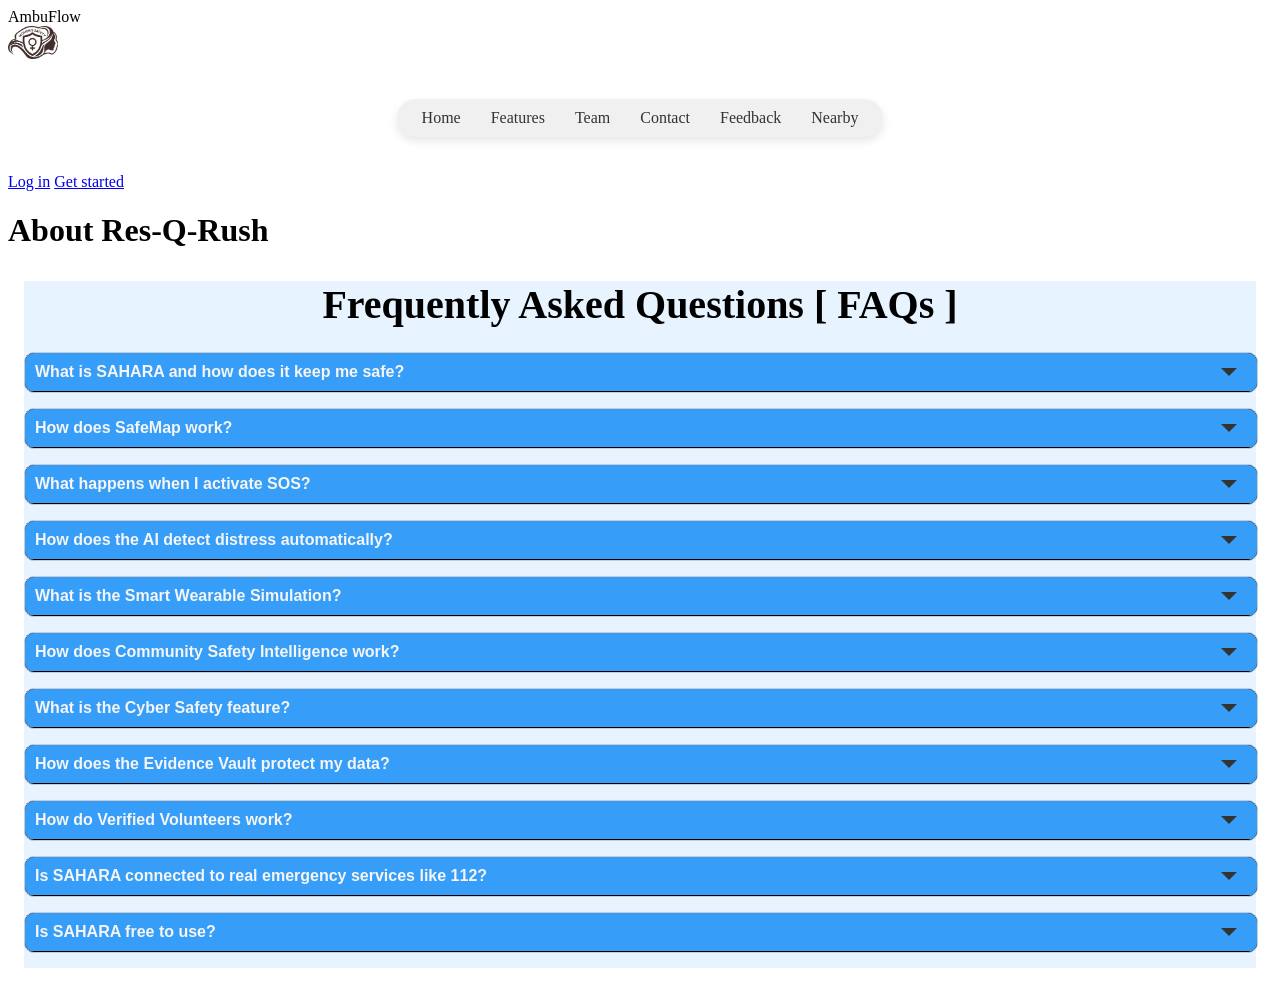
<file: faq.html>
<!DOCTYPE html>
<html lang="en">
<head>
  <meta charset="UTF-8">
  <meta name="viewport" content="width=device-width, initial-scale=1.0">
  <title>Document</title>
  <style>
    
   /* faq section styles */
   .faq-section {
      background-color: #e7f3fe;
      display: flex;
      margin: 2rem 1rem;
      flex-direction: column;
      align-items: center;
      justify-content: center;
    }

    .faq-h2 {
      margin-bottom: 1.5rem;
      font-size: 2.5rem;
      font-weight: 600;
      color: #000;
    }

    .faq {
      margin-bottom: 15px;
      width: 100%;
      /* Full width by default */
      background-color: #000000;
      border: 1px solid #ccc;
      border-radius: 10px;
      overflow: hidden;
      transition: background-color 0.3s ease;
    }

    .faq:hover {
      background-color: #e31616;
      /* Slight hover effect for FAQs */
    }

    .faq-question {
      background-color: #369ef9;
      color: whitesmoke;
      padding: 10px;
      width: 100%;
      text-align: left;
      border: none;
      outline: none;
      cursor: pointer;
      font-size: 16px;
      font-weight: 600;
      display: flex;
      justify-content: space-between;
      align-items: center;
      transition: background-color 0.3s ease;
    }

    .faq-question:hover {
      background-color: whitesmoke;
      color:#369ef9 ;
      /* Lighter green on hover */
    }

    .faq-question::after {
      content: '';
      display: inline-block;
      width: 0;
      height: 0;
      border-left: 8px solid transparent;
      border-right: 8px solid transparent;
      border-top: 8px solid #333;
      /* Downward pointing wide "V" */
      transition: transform 0.3s ease;

      margin-right: 10px;
    }

    .faq.active .faq-question::after {
      transform: rotate(180deg);
    }

    .faq-answer {
      opacity: 0;
      max-height: 0;
      /* Initially hidden */
      overflow: hidden;
      /* Hide content when not visible */
      padding: 0 10px;
      background-color: #fff;
      transition: max-height 0.6s cubic-bezier(0.25, 0.8, 0.25, 1);
      /* Smooth transition */
      border-top: 1px solid #ccc;
    }

    .faq-answer p {
      margin-bottom: 10px;
    }

    .faq.active .faq-answer {
  opacity: 1;
  max-height: 200px;
  padding: 10px;
  transition: max-height 0.6s cubic-bezier(0.25, 0.8, 0.25, 1), opacity 0.6s ease;
}
    .faq.active .faq-answer p {
      transition: opacity 0.3s ease-in-out;
    }

    #logo img:hover {
      background-color: #c4d7ff;
    }

    .dark-mode .light-dark-btn {
      color: white;
      /* Button color in dark mode */
      /* border: 1px solid lightgrey; */
      /* Light grey border */
    }

    .dark-mode .light-dark-btn:hover {
      /* background-color: white; */
      /* Background on hover in dark mode */
      color: black;
      /* Text color on hover in dark mode */
    }

    .dark-mode .main_content p {
      color: wheat;
    }

    .dark-mode .content h1 {
      color: wheat;

    }

    /* more addition for dark mode theme */

    .dark-mode .logo img {
      filter: brightness(0) invert(1);
      /* Inverts the color to make it white */
    }

    .dark-mode .content {
      background-color: rgba(50, 50, 50, 0.95);
      /* Match body background opacity */
      padding: 20px;
      /* Optional: add padding for better spacing */
    }

    /* Navbar Styles */
    .menu {
      display: flex;
      justify-content: center;
      margin: 20px 0;
    }

    .nav-links {
      list-style: none;
      display: flex;
      padding: 10px;
      background-color: #f0f0f0; /* Light background color */
      border-radius: 25px; /* Rounded corners */
      box-shadow: 0 4px 10px rgba(0, 0, 0, 0.1); /* Subtle shadow */
    }

    .nav-links li {
      margin: 0 15px; /* Space between links */
    }

    .nav-links a {
      text-decoration: none;
      color: #333; /* Dark text color */
      font-weight: 500; /* Medium font weight */
      transition: color 0.3s; /* Smooth color transition */
    }

    .nav-links a:hover {
      color: #007bff; /* Change color on hover */
    }
  </style>
</head>
<body>
  <header>
    <div class="container">
      <div class="logo">
        <div class="brand-name">
          <span class="ambu">Ambu</span>Flow
        </div>
        <img src="images/logo2-w.webp" alt="Ambulance Monitoring System Logo" style="width: 50px; height: auto" />
      </div>
      <!-- Navbar Section -->
      <nav class="menu">
        <ul class="nav-links">
          <li>
            <a href="./index.html" id="home-link" onclick="changeContent('home')">Home</a>
          </li>
          <li>
            <a href="features.html" id="features-link" onclick="changeContent('features')">Features</a>
          </li>
          <li>
            <a href="team.html" id="team-link" onclick="changeContent('team')">Team</a>
          </li>
          <li>
            <a href="contact.html" id="contact-link" onclick="changeContent('contact')">Contact</a>
          </li>
          <li>
            <a href="Feedback.html" id="feedback-link" onclick="changeContent('feedback')">Feedback</a>
          </li>
          <li>
            <a href="nearby.html" id="nearby-link" onclick="changeContent('nearby')">Nearby</a>
          </li>
        </ul>
      </nav>
      <div class="buttons">
        <a href="login.html" class="login">Log in</a>
        <a href="up.html" class="get-started">Get started</a>
      </div>
    </div>
    <h1>About Res-Q-Rush</h1>
  </header>
  <div class="contact-feature faq-section" id="faq-section">
    <div class="faq-hd">
      <div class="faq-h2">Frequently Asked Questions [ FAQs ]</div>
      <!-- <div>Frequently Asked Questions</div> -->
    </div>
    <div class="faqs">

      <div class="faq">
        <button class="faq-question">What is SAHARA and how does it keep me safe?</button>
        <div class="faq-answer">
          <p>SAHARA is a Personal Safety Intelligence platform that combines AI-powered safety prediction, real-time monitoring, community intelligence, and emergency response into one ecosystem. It uses 9 AI models to predict risks, plan safer routes, detect distress signals, and connect you with verified volunteers — all designed to prevent, predict, protect, and respond.</p>
        </div>
      </div>

      <div class="faq">
        <button class="faq-question">How does SafeMap work?</button>
        <div class="faq-answer">
          <p>SafeMap uses AI Model #1 (Safety Risk Prediction) and Model #9 (Safe Route Optimization) to analyze road segments based on factors like streetlight coverage, CCTV availability, police proximity, mobile network coverage, and community-reported incidents. It generates three route options — Safest, Balanced, and Fastest — prioritizing the safest practical route based on available safety signals.</p>
        </div>
      </div>

      <div class="faq">
        <button class="faq-question">What happens when I activate SOS?</button>
        <div class="faq-answer">
          <p>When you activate SOS, the system immediately captures your live location, notifies your trusted contacts, matches you with the nearest verified volunteer, and tracks the responder's status in real-time — from acceptance to arrival to resolution. Manual SOS is always treated as the highest-priority emergency signal and cannot be downgraded by AI.</p>
        </div>
      </div>

      <div class="faq">
        <button class="faq-question">How does the AI detect distress automatically?</button>
        <div class="faq-answer">
          <p>SAHARA uses multiple AI models working together through Safety Fusion (Model #8). Journey anomalies are detected by Model #2, wearable distress signals by Model #3, and voice distress by Model #7. When multiple signals indicate possible danger, the system triggers a Safety Check — asking "Are you okay?" — before escalating. Normal activities like running do not automatically trigger emergencies.</p>
        </div>
      </div>

      <div class="faq">
        <button class="faq-question">What is the Smart Wearable Simulation?</button>
        <div class="faq-answer">
          <p>The Virtual Wearable simulates a safety-monitoring wearable device, tracking telemetry like heart rate, accelerometer, gyroscope, movement patterns, GPS, and network status. AI Model #3 analyzes this telemetry to detect possible distress scenarios — including falls, unusual movement, and emergency situations — all within a clearly marked simulation environment.</p>
        </div>
      </div>

      <div class="faq">
        <button class="faq-question">How does Community Safety Intelligence work?</button>
        <div class="faq-answer">
          <p>Users can submit safety reports about infrastructure issues, harassment, suspicious activity, or road safety concerns. AI Model #5 classifies these reports, Model #6 detects potentially duplicate or related incidents, and an admin verifies them before they appear on SafeMap. AI suggestions are never treated as confirmed incidents without human verification.</p>
        </div>
      </div>

      <div class="faq">
        <button class="faq-question">What is the Cyber Safety feature?</button>
        <div class="faq-answer">
          <p>Cyber Safety lets you analyze suspicious messages, links, or text for potential threats like phishing, scams, harassment, stalking, or financial fraud using AI Model #4. The system provides guidance and threat categorization. You can optionally save relevant material to the Evidence Vault for secure record-keeping. The system identifies potential threats — it never claims certainty.</p>
        </div>
      </div>

      <div class="faq">
        <button class="faq-question">How does the Evidence Vault protect my data?</button>
        <div class="faq-answer">
          <p>The Evidence Vault provides private, secure storage for screenshots, images, documents, and cyber safety evidence. Each upload is validated, integrity-verified with SHA-256 hashing, and stored with metadata. Evidence is private by default — only authorized users can access it, and unauthorized requests are rejected. Evidence can be linked to incidents for reference.</p>
        </div>
      </div>

      <div class="faq">
        <button class="faq-question">How do Verified Volunteers work?</button>
        <div class="faq-answer">
          <p>Volunteers register, undergo admin verification, and once approved, can set their availability status. When an SOS is triggered, the system matches the nearest available verified volunteer who can accept the request, respond in real-time, and provide on-ground assistance. Unverified, suspended, or offline volunteers cannot accept SOS requests.</p>
        </div>
      </div>

      <div class="faq">
        <button class="faq-question">Is SAHARA connected to real emergency services like 112?</button>
        <div class="faq-answer">
          <p>The current version of SAHARA is a prototype / simulation. It is NOT connected to 112, real police dispatch, or any real emergency services. All emergency scenarios, volunteers, incidents, and telemetry within the demo are simulated using synthetic data. The platform is designed to demonstrate the concept and architecture for future real-world deployment.</p>
        </div>
      </div>

      <div class="faq">
        <button class="faq-question">Is SAHARA free to use?</button>
        <div class="faq-answer">
          <p>Yes, SAHARA is completely free. The platform is built with the mission of empowering personal safety through AI-driven intelligence, community collaboration, and real-time emergency response — accessible to everyone without any charges.</p>
        </div>
      </div>

    </div>
  </div>

 <script>
    document.addEventListener('DOMContentLoaded', function () {
      const faqButtons = document.querySelectorAll('.faq-question');

      faqButtons.forEach(button => {
        button.addEventListener('click', function () {
          const faq = button.parentElement;
          const answer = faq.querySelector('.faq-answer');

          // Toggle active class
          faq.classList.toggle('active');

          // Control the max-height for slide effect
          if (faq.classList.contains('active')) {
            answer.style.maxHeight = answer.scrollHeight + 'px'; // Set height based on content
          } else {
            answer.style.maxHeight = '0'; // Set height to zero to collapse
          }
        });
      });
    });
  </script>
</body>
</html>
</file>
